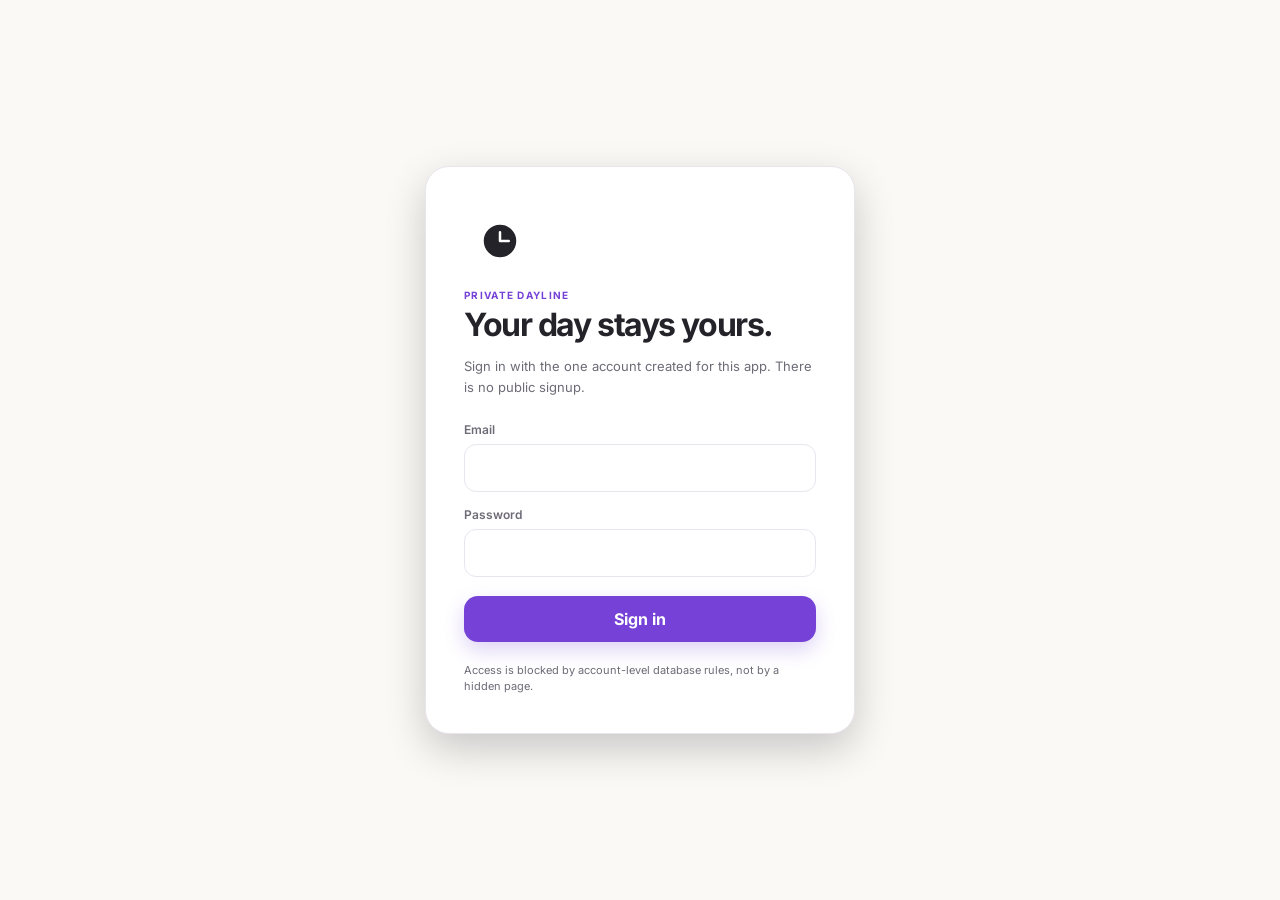
<file: index.html>
<!doctype html>
<html lang="en" data-theme="light">
  <head>
    <meta charset="UTF-8" />
    <meta name="viewport" content="width=device-width, initial-scale=1.0, viewport-fit=cover" />
    <meta name="theme-color" content="#faf9f6" />
    <meta name="mobile-web-app-capable" content="yes" />
    <meta name="apple-mobile-web-app-capable" content="yes" />
    <meta name="apple-mobile-web-app-status-bar-style" content="black-translucent" />
    <meta name="apple-mobile-web-app-title" content="Dayline" />
    <script>
      (() => {
        try {
          const saved = JSON.parse(localStorage.getItem("dayline-store-v3") || "null");
          const legacy = JSON.parse(localStorage.getItem("dayline-theme") || "null");
          const preference = saved?.preferences?.theme || legacy || "system";
          const dark = preference === "dark" || (preference === "system" && matchMedia("(prefers-color-scheme: dark)").matches);
          document.documentElement.dataset.theme = dark ? "dark" : "light";
          document.querySelector('meta[name="theme-color"]')?.setAttribute("content", dark ? "#121212" : "#faf9f6");
        } catch {}
      })();
    </script>
    <meta name="description" content="Plan your day, manually track what happened, and understand where your time went." />
    <link rel="manifest" href="./manifest.webmanifest" />
    <link rel="icon" href="./icon-192.png" />
    <link rel="apple-touch-icon" href="./icon-192.png" />
    <title>Dayline — Make time for what matters</title>
    <script type="module" crossorigin src="/assets/index-AQH4AmkW.js"></script>
    <link rel="stylesheet" crossorigin href="/assets/index-BdfLoZub.css">
  </head>
  <body>
    <div id="root"></div>
  </body>
</html>
</file>
<file: assets/index-BdfLoZub.css>
@font-face{font-family:Inter;font-style:normal;font-display:swap;font-weight:400;src:url(/assets/inter-cyrillic-ext-400-normal-BQZuk6qB.woff2) format("woff2"),url(/assets/inter-cyrillic-ext-400-normal-DQukG94-.woff) format("woff");unicode-range:U+0460-052F,U+1C80-1C8A,U+20B4,U+2DE0-2DFF,U+A640-A69F,U+FE2E-FE2F}@font-face{font-family:Inter;font-style:normal;font-display:swap;font-weight:400;src:url(/assets/inter-cyrillic-400-normal-obahsSVq.woff2) format("woff2"),url(/assets/inter-cyrillic-400-normal-HOLc17fK.woff) format("woff");unicode-range:U+0301,U+0400-045F,U+0490-0491,U+04B0-04B1,U+2116}@font-face{font-family:Inter;font-style:normal;font-display:swap;font-weight:400;src:url(/assets/inter-greek-ext-400-normal-DGGRlc-M.woff2) format("woff2"),url(/assets/inter-greek-ext-400-normal-KugGGMne.woff) format("woff");unicode-range:U+1F00-1FFF}@font-face{font-family:Inter;font-style:normal;font-display:swap;font-weight:400;src:url(/assets/inter-greek-400-normal-B4URO6DV.woff2) format("woff2"),url(/assets/inter-greek-400-normal-q2sYcFCs.woff) format("woff");unicode-range:U+0370-0377,U+037A-037F,U+0384-038A,U+038C,U+038E-03A1,U+03A3-03FF}@font-face{font-family:Inter;font-style:normal;font-display:swap;font-weight:400;src:url(/assets/inter-vietnamese-400-normal-DMkecbls.woff2) format("woff2"),url(/assets/inter-vietnamese-400-normal-Bbgyi5SW.woff) format("woff");unicode-range:U+0102-0103,U+0110-0111,U+0128-0129,U+0168-0169,U+01A0-01A1,U+01AF-01B0,U+0300-0301,U+0303-0304,U+0308-0309,U+0323,U+0329,U+1EA0-1EF9,U+20AB}@font-face{font-family:Inter;font-style:normal;font-display:swap;font-weight:400;src:url(/assets/inter-latin-ext-400-normal-C1nco2VV.woff2) format("woff2"),url(/assets/inter-latin-ext-400-normal-77YHD8bZ.woff) format("woff");unicode-range:U+0100-02BA,U+02BD-02C5,U+02C7-02CC,U+02CE-02D7,U+02DD-02FF,U+0304,U+0308,U+0329,U+1D00-1DBF,U+1E00-1E9F,U+1EF2-1EFF,U+2020,U+20A0-20AB,U+20AD-20C0,U+2113,U+2C60-2C7F,U+A720-A7FF}@font-face{font-family:Inter;font-style:normal;font-display:swap;font-weight:400;src:url(/assets/inter-latin-400-normal-C38fXH4l.woff2) format("woff2"),url(/assets/inter-latin-400-normal-CyCys3Eg.woff) format("woff");unicode-range:U+0000-00FF,U+0131,U+0152-0153,U+02BB-02BC,U+02C6,U+02DA,U+02DC,U+0304,U+0308,U+0329,U+2000-206F,U+20AC,U+2122,U+2191,U+2193,U+2212,U+2215,U+FEFF,U+FFFD}@font-face{font-family:Inter;font-style:normal;font-display:swap;font-weight:500;src:url(/assets/inter-cyrillic-ext-500-normal-B0yAr1jD.woff2) format("woff2"),url(/assets/inter-cyrillic-ext-500-normal-BmqWE9Dz.woff) format("woff");unicode-range:U+0460-052F,U+1C80-1C8A,U+20B4,U+2DE0-2DFF,U+A640-A69F,U+FE2E-FE2F}@font-face{font-family:Inter;font-style:normal;font-display:swap;font-weight:500;src:url(/assets/inter-cyrillic-500-normal-BasfLYem.woff2) format("woff2"),url(/assets/inter-cyrillic-500-normal-CxZf_p3X.woff) format("woff");unicode-range:U+0301,U+0400-045F,U+0490-0491,U+04B0-04B1,U+2116}@font-face{font-family:Inter;font-style:normal;font-display:swap;font-weight:500;src:url(/assets/inter-greek-ext-500-normal-C4iEst2y.woff2) format("woff2"),url(/assets/inter-greek-ext-500-normal-2j5mBUwD.woff) format("woff");unicode-range:U+1F00-1FFF}@font-face{font-family:Inter;font-style:normal;font-display:swap;font-weight:500;src:url(/assets/inter-greek-500-normal-BIZE56-Y.woff2) format("woff2"),url(/assets/inter-greek-500-normal-Xzm54t5V.woff) format("woff");unicode-range:U+0370-0377,U+037A-037F,U+0384-038A,U+038C,U+038E-03A1,U+03A3-03FF}@font-face{font-family:Inter;font-style:normal;font-display:swap;font-weight:500;src:url(/assets/inter-vietnamese-500-normal-DOriooB6.woff2) format("woff2"),url(/assets/inter-vietnamese-500-normal-mJboJaSs.woff) format("woff");unicode-range:U+0102-0103,U+0110-0111,U+0128-0129,U+0168-0169,U+01A0-01A1,U+01AF-01B0,U+0300-0301,U+0303-0304,U+0308-0309,U+0323,U+0329,U+1EA0-1EF9,U+20AB}@font-face{font-family:Inter;font-style:normal;font-display:swap;font-weight:500;src:url(/assets/inter-latin-ext-500-normal-CV4jyFjo.woff2) format("woff2"),url(/assets/inter-latin-ext-500-normal-BxGbmqWO.woff) format("woff");unicode-range:U+0100-02BA,U+02BD-02C5,U+02C7-02CC,U+02CE-02D7,U+02DD-02FF,U+0304,U+0308,U+0329,U+1D00-1DBF,U+1E00-1E9F,U+1EF2-1EFF,U+2020,U+20A0-20AB,U+20AD-20C0,U+2113,U+2C60-2C7F,U+A720-A7FF}@font-face{font-family:Inter;font-style:normal;font-display:swap;font-weight:500;src:url(/assets/inter-latin-500-normal-Cerq10X2.woff2) format("woff2"),url(/assets/inter-latin-500-normal-BL9OpVg8.woff) format("woff");unicode-range:U+0000-00FF,U+0131,U+0152-0153,U+02BB-02BC,U+02C6,U+02DA,U+02DC,U+0304,U+0308,U+0329,U+2000-206F,U+20AC,U+2122,U+2191,U+2193,U+2212,U+2215,U+FEFF,U+FFFD}@font-face{font-family:Inter;font-style:normal;font-display:swap;font-weight:600;src:url(/assets/inter-cyrillic-ext-600-normal-Dfes3d0z.woff2) format("woff2"),url(/assets/inter-cyrillic-ext-600-normal-Bcila6Z-.woff) format("woff");unicode-range:U+0460-052F,U+1C80-1C8A,U+20B4,U+2DE0-2DFF,U+A640-A69F,U+FE2E-FE2F}@font-face{font-family:Inter;font-style:normal;font-display:swap;font-weight:600;src:url(/assets/inter-cyrillic-600-normal-CWCymEST.woff2) format("woff2"),url(/assets/inter-cyrillic-600-normal-4D_pXhcN.woff) format("woff");unicode-range:U+0301,U+0400-045F,U+0490-0491,U+04B0-04B1,U+2116}@font-face{font-family:Inter;font-style:normal;font-display:swap;font-weight:600;src:url(/assets/inter-greek-ext-600-normal-DRtmH8MT.woff2) format("woff2"),url(/assets/inter-greek-ext-600-normal-B8X0CLgF.woff) format("woff");unicode-range:U+1F00-1FFF}@font-face{font-family:Inter;font-style:normal;font-display:swap;font-weight:600;src:url(/assets/inter-greek-600-normal-plRanbMR.woff2) format("woff2"),url(/assets/inter-greek-600-normal-BZpKdvQh.woff) format("woff");unicode-range:U+0370-0377,U+037A-037F,U+0384-038A,U+038C,U+038E-03A1,U+03A3-03FF}@font-face{font-family:Inter;font-style:normal;font-display:swap;font-weight:600;src:url(/assets/inter-vietnamese-600-normal-Cc8MFFhd.woff2) format("woff2"),url(/assets/inter-vietnamese-600-normal-BuLX-rYi.woff) format("woff");unicode-range:U+0102-0103,U+0110-0111,U+0128-0129,U+0168-0169,U+01A0-01A1,U+01AF-01B0,U+0300-0301,U+0303-0304,U+0308-0309,U+0323,U+0329,U+1EA0-1EF9,U+20AB}@font-face{font-family:Inter;font-style:normal;font-display:swap;font-weight:600;src:url(/assets/inter-latin-ext-600-normal-D2bJ5OIk.woff2) format("woff2"),url(/assets/inter-latin-ext-600-normal-CIVaiw4L.woff) format("woff");unicode-range:U+0100-02BA,U+02BD-02C5,U+02C7-02CC,U+02CE-02D7,U+02DD-02FF,U+0304,U+0308,U+0329,U+1D00-1DBF,U+1E00-1E9F,U+1EF2-1EFF,U+2020,U+20A0-20AB,U+20AD-20C0,U+2113,U+2C60-2C7F,U+A720-A7FF}@font-face{font-family:Inter;font-style:normal;font-display:swap;font-weight:600;src:url(/assets/inter-latin-600-normal-LgqL8muc.woff2) format("woff2"),url(/assets/inter-latin-600-normal-CiBQ2DWP.woff) format("woff");unicode-range:U+0000-00FF,U+0131,U+0152-0153,U+02BB-02BC,U+02C6,U+02DA,U+02DC,U+0304,U+0308,U+0329,U+2000-206F,U+20AC,U+2122,U+2191,U+2193,U+2212,U+2215,U+FEFF,U+FFFD}@font-face{font-family:Inter;font-style:normal;font-display:swap;font-weight:700;src:url(/assets/inter-cyrillic-ext-700-normal-BjwYoWNd.woff2) format("woff2"),url(/assets/inter-cyrillic-ext-700-normal-LO58E6JB.woff) format("woff");unicode-range:U+0460-052F,U+1C80-1C8A,U+20B4,U+2DE0-2DFF,U+A640-A69F,U+FE2E-FE2F}@font-face{font-family:Inter;font-style:normal;font-display:swap;font-weight:700;src:url(/assets/inter-cyrillic-700-normal-CjBOestx.woff2) format("woff2"),url(/assets/inter-cyrillic-700-normal-DrXBdSj3.woff) format("woff");unicode-range:U+0301,U+0400-045F,U+0490-0491,U+04B0-04B1,U+2116}@font-face{font-family:Inter;font-style:normal;font-display:swap;font-weight:700;src:url(/assets/inter-greek-ext-700-normal-qfdV9bQt.woff2) format("woff2"),url(/assets/inter-greek-ext-700-normal-BoQ6DsYi.woff) format("woff");unicode-range:U+1F00-1FFF}@font-face{font-family:Inter;font-style:normal;font-display:swap;font-weight:700;src:url(/assets/inter-greek-700-normal-C3JjAnD8.woff2) format("woff2"),url(/assets/inter-greek-700-normal-BUv2fZ6O.woff) format("woff");unicode-range:U+0370-0377,U+037A-037F,U+0384-038A,U+038C,U+038E-03A1,U+03A3-03FF}@font-face{font-family:Inter;font-style:normal;font-display:swap;font-weight:700;src:url(/assets/inter-vietnamese-700-normal-DlLaEgI2.woff2) format("woff2"),url(/assets/inter-vietnamese-700-normal-BZaoP0fm.woff) format("woff");unicode-range:U+0102-0103,U+0110-0111,U+0128-0129,U+0168-0169,U+01A0-01A1,U+01AF-01B0,U+0300-0301,U+0303-0304,U+0308-0309,U+0323,U+0329,U+1EA0-1EF9,U+20AB}@font-face{font-family:Inter;font-style:normal;font-display:swap;font-weight:700;src:url(/assets/inter-latin-ext-700-normal-Ca8adRJv.woff2) format("woff2"),url(/assets/inter-latin-ext-700-normal-TidjK2hL.woff) format("woff");unicode-range:U+0100-02BA,U+02BD-02C5,U+02C7-02CC,U+02CE-02D7,U+02DD-02FF,U+0304,U+0308,U+0329,U+1D00-1DBF,U+1E00-1E9F,U+1EF2-1EFF,U+2020,U+20A0-20AB,U+20AD-20C0,U+2113,U+2C60-2C7F,U+A720-A7FF}@font-face{font-family:Inter;font-style:normal;font-display:swap;font-weight:700;src:url(/assets/inter-latin-700-normal-Yt3aPRUw.woff2) format("woff2"),url(/assets/inter-latin-700-normal-BLAVimhd.woff) format("woff");unicode-range:U+0000-00FF,U+0131,U+0152-0153,U+02BB-02BC,U+02C6,U+02DA,U+02DC,U+0304,U+0308,U+0329,U+2000-206F,U+20AC,U+2122,U+2191,U+2193,U+2212,U+2215,U+FEFF,U+FFFD}:root{color-scheme:light;--bg: #f3f5ff;--surface: #ffffff;--surface-2: #eef1ff;--surface-3: #e4e8fa;--ink: #101d4d;--muted: #66729a;--faint: #8a94b6;--line: #dce2f3;--line-strong: #c7d0eb;--violet: #6558f5;--violet-hover: #5548ea;--violet-soft: #ebeaff;--teal: #25aebb;--teal-soft: #e3f7f7;--red: #f05b60;--red-soft: #ffeaec;--orange: #ee9d5d;--orange-soft: #fff1e5;--blue: #5f8de8;--yellow: #e7ad31;--sidebar: #fbfcff;--sidebar-ink: #101d4d;--sidebar-muted: #707b9f;--shadow-soft: 0 10px 30px rgba(46, 58, 116, .08);--shadow-lifted: 0 18px 54px rgba(38, 47, 96, .16);--nav-height: 70px}:root[data-theme=dark]{color-scheme:dark;--bg: #0b1430;--surface: #111c3a;--surface-2: #172445;--surface-3: #213052;--ink: #f6f7ff;--muted: #abb5d5;--faint: #7f8bad;--line: #2a385b;--line-strong: #3d4d75;--violet: #7e72ff;--violet-hover: #9288ff;--violet-soft: #252452;--teal: #62d7dc;--teal-soft: #153b48;--red: #ff7475;--red-soft: #421f2b;--orange: #ffb16f;--orange-soft: #3b2b2c;--blue: #83abff;--yellow: #ffd45f;--sidebar: #0d1732;--sidebar-ink: #f6f7ff;--sidebar-muted: #a7b1d0;--shadow-soft: 0 12px 34px rgba(0, 0, 0, .2);--shadow-lifted: 0 22px 62px rgba(0, 0, 0, .4)}*{box-sizing:border-box}html{min-width:320px;min-height:100%;background:var(--bg);scroll-behavior:smooth}body{margin:0;min-width:320px;min-height:100vh;min-height:100dvh;overflow-x:hidden;overscroll-behavior-y:none;background:var(--bg);color:var(--ink);font-family:Inter,Segoe UI,sans-serif;-webkit-font-smoothing:antialiased;-webkit-tap-highlight-color:transparent}body:has(.modal[open]){overflow:hidden}button,input,select{font:inherit}button{color:inherit}button,select,input{touch-action:manipulation}button:focus-visible,input:focus-visible,select:focus-visible{outline:3px solid color-mix(in srgb,var(--violet) 40%,transparent);outline-offset:2px}::selection{background:var(--violet-soft);color:var(--ink)}.app-shell,.app-main{min-width:0;min-height:100vh;min-height:100dvh}.sidebar{display:none}.brand{border:0;background:transparent;color:inherit;display:flex;align-items:center;gap:10px;padding:0;font-size:19px;font-weight:700;letter-spacing:-.025em;cursor:pointer}.brand-mark{width:38px;height:38px;display:inline-grid;flex:0 0 auto;place-items:center}.brand-mark img{width:100%;height:100%;object-fit:contain}.brand-mark.large{width:72px;height:72px;margin-bottom:12px}.bottom-nav{position:fixed;z-index:40;right:0;bottom:0;left:0;min-height:calc(var(--nav-height) + env(safe-area-inset-bottom));padding:7px max(10px,env(safe-area-inset-right)) env(safe-area-inset-bottom) max(10px,env(safe-area-inset-left));border-top:1px solid var(--line);display:grid;grid-template-columns:repeat(3,minmax(0,1fr));gap:6px;background:var(--surface);box-shadow:0 -12px 34px #1c265114}.bottom-nav button{min-width:0;min-height:56px;padding:5px 8px;border:1px solid transparent;border-radius:15px;display:flex;flex-direction:column;align-items:center;justify-content:center;gap:3px;color:var(--faint);background:transparent;font-size:10px;font-weight:600;cursor:pointer}.bottom-nav button.active{border-color:color-mix(in srgb,var(--violet) 22%,var(--line));color:var(--violet);background:var(--violet-soft)}.topbar{min-height:122px;padding:calc(18px + env(safe-area-inset-top)) max(16px,env(safe-area-inset-right)) 18px max(16px,env(safe-area-inset-left));border-bottom:1px solid var(--line);display:flex;align-items:flex-end;justify-content:space-between;gap:14px;background:var(--bg)}.topbar>div:first-child{min-width:0}.topbar h1{margin:0;font-size:clamp(29px,9vw,36px);line-height:1.08;letter-spacing:-.045em}.subhead{margin:8px 0 0;overflow-wrap:anywhere;color:var(--muted);font-size:12px;line-height:1.4}.topbar-actions{display:flex;flex:0 0 auto;align-items:center;gap:7px}.topbar-actions .primary,.desktop-heading,.desktop-label{display:none}.mobile-heading,.mobile-label{display:inline}.page-content{width:100%;max-width:760px;margin:0 auto;padding:18px max(16px,env(safe-area-inset-right)) calc(104px + env(safe-area-inset-bottom)) max(16px,env(safe-area-inset-left))}.page-stack,.settings-stack{display:grid;gap:16px}.eyebrow,.section-kicker{margin:0 0 7px;color:var(--violet);font-size:10px;font-weight:700;letter-spacing:.13em}.primary,.secondary,.danger-button,.text-button,.icon-button,.timer-control,.timer-stop{min-height:46px;border:1px solid transparent;border-radius:14px;display:inline-flex;align-items:center;justify-content:center;gap:8px;font-weight:650;cursor:pointer;transition:color .15s ease,background .15s ease,border-color .15s ease,box-shadow .15s ease,transform .15s ease}.primary{padding:0 18px;color:#fff;background:var(--violet);box-shadow:0 8px 20px color-mix(in srgb,var(--violet) 24%,transparent)}.primary,.secondary{white-space:nowrap}.secondary{padding:0 16px;border-color:var(--line-strong);background:var(--surface)}.primary.small,.secondary.small{min-height:44px;padding:0 14px;font-size:13px}.text-button{min-height:44px;padding:0 5px;border:0;color:var(--muted);background:transparent}.icon-button{width:46px;flex:0 0 auto;padding:0;border-color:var(--line);color:var(--ink);background:var(--surface)}.icon-button.quiet{width:44px;min-height:44px;border-color:transparent;color:var(--muted);background:transparent}.icon-button.danger{color:var(--red)}button:disabled{cursor:not-allowed;opacity:.48;transform:none!important}.mobile-settings{display:inline-flex}.mobile-inline-summary{min-height:54px;border:0;border-radius:0;display:grid;grid-template-columns:repeat(3,minmax(0,1fr));overflow:visible;background:transparent;box-shadow:none}.mobile-inline-summary span{min-width:0;padding:7px 5px;display:flex;flex-direction:column;align-items:center;justify-content:center;gap:4px;color:var(--muted);font-size:clamp(9px,2.7vw,11px);text-align:center;white-space:nowrap}.mobile-inline-summary span+span{border-left:1px solid var(--line)}.mobile-inline-summary strong{color:var(--ink);font-size:clamp(13px,4vw,16px);letter-spacing:-.02em}.mobile-inline-summary span:nth-child(1) strong{color:var(--teal)}.mobile-inline-summary span:nth-child(2) strong{color:var(--red)}.mobile-inline-summary span:nth-child(3) strong{color:var(--violet)}.focus-hero{position:relative;min-width:0;padding:20px 18px 16px;border:1px solid var(--line-strong);border-radius:22px;display:grid;gap:20px;overflow:hidden;background:var(--surface);box-shadow:var(--shadow-soft)}.hero-copy{position:relative;min-width:0;min-height:102px;padding-right:86px}.focus-mascot{position:absolute;top:22px;right:-4px;width:86px;height:86px;object-fit:contain;pointer-events:none;-webkit-user-select:none;user-select:none}.focus-hero h2{max-width:100%;margin:0;overflow-wrap:anywhere;font-size:clamp(27px,8vw,34px);line-height:1.08;letter-spacing:-.045em}.focus-hero p:not(.section-kicker){margin:10px 0 0;color:var(--muted);font-size:13px;line-height:1.5}.hero-actions{width:100%;display:grid;gap:5px}.hero-actions .primary,.hero-actions .secondary{width:100%;min-height:52px}.hero-metrics{display:none}.positive-text{color:var(--teal)}.negative-text{color:var(--red)}.violet-text{color:var(--violet)}.section-panel{min-width:0;border:1px solid var(--line);border-radius:20px;overflow:hidden;background:var(--surface);box-shadow:var(--shadow-soft)}.section-heading{min-height:82px;padding:17px 16px;border-bottom:1px solid var(--line);display:flex;align-items:center;justify-content:space-between;gap:10px}.section-heading>div{min-width:0}.section-heading h2{margin:0;overflow-wrap:anywhere;font-size:clamp(17px,5vw,20px);line-height:1.2;letter-spacing:-.025em}.section-heading p:not(.section-kicker){margin:6px 0 0;color:var(--muted);font-size:12px}.activity-panel{border:0;border-radius:0;background:transparent;box-shadow:none}.activity-panel .section-heading{padding-right:0;padding-left:0}.activity-list,.plan-list{min-width:0;padding:0 14px 7px}.activity-panel .activity-list{padding-right:0;padding-left:0}.activity-row{min-width:0;min-height:108px;padding:12px 0;border-bottom:1px solid var(--line);display:grid;grid-template-columns:14px minmax(0,1fr) 44px;align-items:center;gap:9px}.activity-row:last-child,.plan-row:last-child{border-bottom:0}.time-column{display:none}.timeline-dot{width:10px;height:10px;border-radius:50%;background:var(--dot);box-shadow:0 0 0 5px color-mix(in srgb,var(--dot) 14%,transparent)}.activity-copy{min-width:0}.activity-copy>div{min-width:0;display:flex;align-items:center;flex-wrap:wrap;gap:6px 8px}.activity-copy strong{min-width:0;overflow:hidden;text-overflow:ellipsis;white-space:nowrap;font-size:14px}.activity-copy p{margin:6px 0 0;overflow-wrap:anywhere;color:var(--muted);font-size:11px;line-height:1.45}.activity-copy small{display:block;margin-top:6px;overflow-wrap:anywhere;color:var(--red);font-size:11px}.category-pill{flex:0 0 auto;padding:4px 7px;border:1px solid color-mix(in srgb,var(--category) 38%,transparent);border-radius:7px;color:var(--category);background:color-mix(in srgb,var(--category) 11%,transparent);font-size:9px;font-weight:700;letter-spacing:.035em}.planned-pill{--category: var(--violet)}.row-actions{min-width:0;display:flex;flex-direction:column;align-items:center;justify-content:center}.planned-row{opacity:.86}.planned-row .row-actions .text-button{min-width:44px;padding-inline:3px;color:var(--violet);font-size:10px;line-height:1.15;white-space:normal}.empty-state{min-height:238px;padding:36px 20px;display:flex;flex-direction:column;align-items:center;justify-content:center;text-align:center}.empty-state>span{width:50px;height:50px;border:1px solid var(--line);border-radius:17px;display:grid;place-items:center;color:var(--violet);background:var(--violet-soft)}.empty-state strong{margin-top:16px;font-size:17px}.empty-state p{max-width:390px;margin:8px 0 18px;color:var(--muted);font-size:13px;line-height:1.55}.plan-toolbar{min-width:0;display:flex;align-items:flex-start;justify-content:space-between;flex-wrap:wrap;gap:12px}.plan-toolbar>div{min-width:0;flex:1 1 210px}.plan-toolbar>.primary{flex:0 0 auto}.plan-summary{margin:9px 0 0;display:flex;align-items:center;gap:8px;color:var(--muted);font-size:11px}.plan-summary i{width:3px;height:3px;border-radius:50%;background:var(--faint)}.date-pager{min-width:0;display:grid;grid-template-columns:46px minmax(100px,1fr) 46px;align-items:center;gap:5px}.date-label{min-width:0;min-height:46px;padding:4px 8px;border:0;display:grid;gap:2px;color:var(--ink);background:transparent;font-size:13px;font-weight:700;text-align:center;cursor:pointer}.date-label small{display:none;color:var(--muted);font-size:10px;font-weight:400}.form-panel{overflow:visible}.plan-form,.activity-form{padding:18px 16px calc(20px + env(safe-area-inset-bottom));display:grid;grid-template-columns:minmax(0,1fr);gap:15px}.plan-form .wide,.activity-form .wide{grid-column:1 / -1}.field{min-width:0;display:grid;align-content:start;gap:7px}.field label,.quality-field legend{color:var(--muted);font-size:12px;font-weight:600}.field label small{color:var(--faint);font-weight:400}.field input,.field select,.number-setting input,.category-settings input[type=text],.goal-settings input,.goal-settings select{width:100%;min-width:0;min-height:48px;padding:0 12px;border:1px solid var(--line-strong);border-radius:12px;color:var(--ink);background:var(--surface);font-size:16px}.field input::placeholder{color:var(--faint)}.time-field{min-width:0}.time-trigger{width:100%;min-height:52px;padding:0 14px;border:1px solid var(--tt-line, var(--line-strong));border-radius:12px;display:flex;align-items:center;justify-content:space-between;gap:10px;background:var(--tt-bg, var(--surface));color:var(--tt-ink, var(--ink));font-size:16px;font-weight:600;font-variant-numeric:tabular-nums;cursor:pointer}.time-trigger.empty span{color:var(--tt-muted, var(--muted));font-weight:500}.time-trigger svg{flex:0 0 auto;color:var(--tt-accent, var(--violet))}.time-trigger:focus-visible{outline:2px solid var(--tt-accent, var(--violet));outline-offset:2px}.time-editor{margin-top:8px;padding:12px;border:1px solid var(--tt-line, var(--line-strong));border-radius:14px;background:var(--tt-surface, var(--surface))}.time-editor-parts{display:grid;grid-template-columns:minmax(0,1fr) minmax(0,1fr) auto;gap:8px;align-items:end}.time-editor-parts label{display:grid;gap:5px;color:var(--tt-muted, var(--muted));font-size:11px;font-weight:600}.time-editor-parts input{width:100%;min-width:0;min-height:48px;padding:0 4px;border:1px solid var(--tt-line, var(--line-strong));border-radius:10px;background:var(--tt-bg, var(--surface));color:var(--tt-ink, var(--ink));font-size:19px;text-align:center;font-variant-numeric:tabular-nums}.time-period{min-height:48px;display:flex;border:1px solid var(--tt-line, var(--line-strong));border-radius:10px;overflow:hidden}.time-period button{min-width:42px;border:0;background:var(--tt-bg, var(--surface));color:var(--tt-muted, var(--muted));font-size:12px;font-weight:700}.time-period button.selected{background:var(--tt-soft, var(--violet-soft));color:var(--tt-accent, var(--violet))}.time-editor-actions{display:flex;justify-content:flex-end;align-items:center;gap:10px;margin-top:12px}.time-editor-actions button{min-height:42px;border:0;border-radius:9px;padding:0 12px;font-size:12px;font-weight:650;cursor:pointer}.time-now{margin-right:auto;background:transparent;color:var(--tt-accent, var(--violet))}.time-done{background:var(--tt-accent, var(--violet));color:var(--tt-bg, #fff)}.time-done:disabled{opacity:.45;cursor:default}@media(max-width:359px){.time-editor-parts{gap:5px}.time-period button{min-width:35px}}.form-actions{grid-column:1 / -1;display:flex;align-items:center;justify-content:flex-end;gap:10px}.form-actions .primary{flex:1}.form-error{grid-column:1 / -1;margin:0;color:var(--red);font-size:13px;scroll-margin-block:90px}.plan-entry{border-bottom:1px solid var(--line)}.plan-entry:last-child{border-bottom:0}.plan-entry.editing{background:var(--violet-soft)}.plan-entry .plan-form{border-top:1px solid var(--line)}.plan-row{min-width:0;min-height:146px;padding:15px 0;display:grid;grid-template-columns:4px minmax(0,1fr) 44px;grid-template-areas:"line time actions" "line copy actions";align-items:center;gap:6px 12px}.plan-index{display:none}.plan-time{grid-area:time;min-width:0;display:flex;align-items:center;flex-wrap:wrap;gap:5px 8px;color:var(--muted);font-size:11px}.plan-time strong{color:var(--ink)}.plan-line{grid-area:line;align-self:stretch;width:4px;border-radius:6px;background:var(--category)}.plan-copy{grid-area:copy;min-width:0}.plan-copy strong{display:block;overflow-wrap:anywhere;font-size:14px}.plan-copy p{margin:6px 0 0;color:var(--muted);font-size:11px;line-height:1.4}.plan-row .row-actions{grid-area:actions}.target-strip{min-height:92px;padding:16px;border:1px solid var(--line);border-radius:18px;display:grid;grid-template-columns:auto minmax(0,1fr);align-items:center;gap:12px;color:var(--violet);background:var(--surface);box-shadow:var(--shadow-soft)}.target-strip>div:nth-child(2){display:grid;gap:4px;color:var(--ink)}.target-strip span{color:var(--muted);font-size:12px}.target-track{grid-column:1 / -1;height:7px;border-radius:99px;overflow:hidden;background:var(--surface-3)}.target-track span{display:block;height:100%;border-radius:inherit;background:var(--violet)}.plan-layout{min-width:0;display:grid;gap:16px}.goal-targets{min-width:0;padding:20px 18px;border:1px solid var(--line);border-radius:20px;background:var(--surface);box-shadow:var(--shadow-soft)}.goal-targets h2{margin:0 0 20px;font-size:16px}.goal-targets p{margin:4px 0 0;color:var(--muted);font-size:12px}.goal-progress{margin-bottom:20px}.goal-progress strong{margin-bottom:10px;display:flex;justify-content:space-between;gap:10px;font-size:12px;font-weight:600}.goal-progress strong span{color:var(--violet)}.review-toolbar{min-width:0;display:flex;flex-direction:column;align-items:stretch;gap:8px}.review-toolbar>span{color:var(--muted);font-size:11px;text-align:center}.week-pager{min-width:0;display:grid;grid-template-columns:46px minmax(0,1fr) 46px;align-items:center;gap:6px}.week-pager strong{min-width:0;overflow-wrap:anywhere;font-size:12px;text-align:center}.metrics-grid{min-width:0;border:1px solid var(--line);border-radius:18px;display:grid;grid-template-columns:repeat(3,minmax(0,1fr));overflow:hidden;background:var(--surface);box-shadow:var(--shadow-soft)}.metric{min-width:0;min-height:96px;padding:13px 8px;border-right:1px solid var(--line);display:grid;align-content:center;gap:5px;text-align:center}.metric:last-child{border-right:0}.metric>span{color:var(--muted);font-size:clamp(8px,2.8vw,10px);font-weight:600;letter-spacing:.035em}.metric strong{min-width:0;overflow-wrap:anywhere;font-size:clamp(18px,6vw,25px);line-height:1;letter-spacing:-.04em}.metric small{color:var(--faint);font-size:9px;line-height:1.25}.metric.positive strong{color:var(--teal)}.metric.negative strong{color:var(--red)}.review-chart .section-heading{align-items:flex-start;flex-direction:column}.legend{display:flex;flex-wrap:wrap;gap:12px;color:var(--muted);font-size:10px}.legend span{display:flex;align-items:center;gap:6px}.legend span:before{content:"";width:16px;height:5px;border-radius:99px;background:var(--violet)}.legend .actual:before{background:var(--teal)}.bar-chart{min-height:206px;padding:20px 12px 22px;display:grid;grid-template-columns:repeat(7,minmax(0,1fr));gap:4px}.bar-row{min-width:0;padding:0;border:0;display:grid;grid-template-rows:132px auto auto;gap:7px;color:inherit;background:transparent;cursor:pointer}.bar-label{grid-row:2;display:flex;flex-direction:column;align-items:center;gap:2px}.bar-label strong{font-size:10px}.bar-label span{color:var(--faint);font-size:9px}.bar-row small{grid-row:3;overflow-wrap:anywhere;color:var(--muted);font-size:9px;text-align:center}.bar-pair{grid-row:1;height:132px;border-bottom:1px solid var(--line);display:flex;align-items:flex-end;justify-content:center;gap:3px;background:var(--surface-2)}.bar-pair span{width:min(12px,38%);height:0;border-radius:5px 5px 0 0}.planned-bar{background:var(--violet)}.actual-bar{background:var(--teal)}.review-grid{display:grid;gap:16px}.compact-panel .section-heading{min-height:78px}.breakdown-list{padding:8px 16px 14px}.breakdown-list>div{min-height:54px;border-bottom:1px solid var(--line);display:grid;grid-template-columns:10px minmax(0,1fr) auto;align-items:center;gap:10px;font-size:12px}.breakdown-list>div:last-child{border-bottom:0}.breakdown-list>div>span:last-child{color:var(--muted)}.breakdown-list strong{min-width:0;overflow-wrap:anywhere}.color-dot{width:9px;height:9px;border-radius:50%;background:var(--category)}.color-dot.red{background:var(--red)}.muted-copy{margin:0;padding:28px 16px 32px;color:var(--muted);font-size:12px}.week-note{min-height:104px;padding:20px 18px;border:1px solid color-mix(in srgb,var(--teal) 25%,var(--line));border-radius:20px;display:flex;align-items:flex-start;gap:12px;color:var(--teal);background:var(--teal-soft)}.week-note>span{width:36px;height:36px;flex:0 0 auto;border-radius:13px;display:grid;place-items:center;color:var(--teal);background:var(--surface)}.week-note .section-kicker{color:var(--teal)}.week-note strong{color:var(--ink);font-size:13px;line-height:1.55}.settings-stack{max-width:900px}.settings-group{min-width:0;padding:20px 18px;border:1px solid var(--line);border-radius:20px;display:flex;flex-direction:column;align-items:stretch;gap:18px;background:var(--surface);box-shadow:var(--shadow-soft)}.settings-group>div{min-width:0;max-width:100%}.settings-group h2{margin:0;font-size:16px}.settings-group p{max-width:520px;margin:7px 0 0;overflow-wrap:anywhere;color:var(--muted);font-size:12px;line-height:1.55}.settings-group.vertical{align-items:stretch}.segmented{width:100%;min-width:0;padding:4px;border:1px solid var(--line);border-radius:15px;display:grid;grid-template-columns:repeat(3,minmax(0,1fr));background:var(--surface-2)}.segmented button{min-width:0;min-height:44px;padding:0 6px;border:1px solid transparent;border-radius:11px;display:flex;align-items:center;justify-content:center;gap:5px;color:var(--muted);background:transparent;font-size:12px;cursor:pointer}.segmented button.active{border-color:color-mix(in srgb,var(--violet) 24%,var(--line));color:var(--violet);background:var(--surface);box-shadow:0 5px 14px #222d5e14}.category-settings,.goal-settings{width:100%;display:grid;gap:8px}.category-settings>div{min-width:0;min-height:54px;border-bottom:1px solid var(--line);display:grid;grid-template-columns:30px minmax(0,1fr) auto;align-items:center;gap:8px}.category-settings>div:last-child{border-bottom:0}.category-setting-row>strong{min-width:0;overflow-wrap:anywhere;font-size:13px}.category-color,.new-color{width:13px;height:13px;margin-left:5px;border-radius:50%;background:var(--category)}.new-color{background:var(--violet)}.category-actions{display:flex}.category-settings input[type=color]{width:30px;height:30px;padding:1px;border:1px solid var(--line);border-radius:50%;background:transparent;overflow:hidden}.category-settings input:not([type=color]){width:100%;min-width:0;min-height:46px;padding:0 10px;border:1px solid var(--line);border-radius:11px;color:var(--ink);background:var(--surface);font-size:16px}.number-setting{display:flex;align-items:center;gap:10px;color:var(--muted);font-size:12px}.number-setting input{width:94px}.goal-setting{min-width:0;min-height:64px;padding:8px 0;border-bottom:1px solid var(--line);display:flex;align-items:center;flex-wrap:wrap;gap:8px;font-size:12px}.goal-setting strong{min-width:100px;flex:1 1 120px;overflow-wrap:anywhere}.goal-setting strong small{display:block;color:var(--muted);font-size:10px;font-weight:400}.goal-setting>span{color:var(--muted);font-size:10px;white-space:nowrap}.goal-settings input{width:72px;min-height:44px;font-size:15px}.goal-settings select{min-height:46px;font-size:15px}.goal-add{padding-block:12px;display:grid;grid-template-columns:minmax(0,1fr) 78px;gap:8px}.goal-add .secondary{grid-column:1 / -1}.goal-toggle{width:46px;min-width:46px;height:28px;padding:4px;border:0;border-radius:99px;background:var(--surface-3);cursor:pointer}.goal-toggle span{display:block;width:20px;height:20px;border-radius:50%;background:var(--muted);transition:transform .16s ease,background .16s ease}.goal-toggle[aria-checked=true]{background:var(--violet)}.goal-toggle[aria-checked=true] span{transform:translate(18px);background:#fff}.sync-badge{min-height:44px;padding:10px 13px;border-radius:12px;display:flex;align-items:center;gap:8px;color:var(--muted);background:var(--surface-2);font-size:12px;font-weight:600}.sync-badge.success{color:var(--teal);background:var(--teal-soft)}.button-row{width:100%;display:flex;flex-wrap:wrap;gap:8px}.button-row .secondary{flex:1 1 120px}.danger-zone{border-color:color-mix(in srgb,var(--red) 35%,var(--line))}.danger-button{padding:0 16px;border-color:color-mix(in srgb,var(--red) 34%,var(--line));color:var(--red);background:var(--red-soft)}.inline-notice{position:relative;margin:0 0 16px;padding:14px 48px 14px 16px;border:1px solid color-mix(in srgb,var(--violet) 24%,var(--line));border-radius:14px;color:var(--ink);background:var(--violet-soft);font-size:12px;line-height:1.55}.inline-notice .icon-button{position:absolute;top:4px;right:4px}.sync-status{margin:0 0 12px;color:var(--muted);font-size:11px}.modal::backdrop{background:#050b1ec2}.modal{width:100%;max-width:100%;max-height:92vh;max-height:92dvh;margin:auto 0 0;padding:0;border:1px solid var(--line-strong);border-radius:26px 26px 0 0;overflow-y:auto;overscroll-behavior:contain;color:var(--ink);background:var(--surface);box-shadow:var(--shadow-lifted)}.modal-heading{position:sticky;z-index:2;top:0;padding:20px max(18px,env(safe-area-inset-right)) 16px max(18px,env(safe-area-inset-left));border-bottom:1px solid var(--line);display:flex;justify-content:space-between;gap:14px;background:var(--surface)}.modal-heading h2{margin:0;font-size:23px;letter-spacing:-.035em}.modal-heading p:not(.section-kicker){margin:7px 0 0;color:var(--muted);font-size:12px;line-height:1.45}.modal .form-actions{position:sticky;z-index:2;bottom:calc(-20px - env(safe-area-inset-bottom));margin:4px -16px calc(-20px - env(safe-area-inset-bottom));padding:12px 16px calc(12px + env(safe-area-inset-bottom));border-top:1px solid var(--line);background:var(--surface)}.activity-form .form-grid{display:grid;grid-template-columns:minmax(0,1fr);gap:14px}.study-outcome{border-top:1px solid var(--line);padding-top:14px}.study-outcome-details{display:grid;grid-template-columns:repeat(2,minmax(0,1fr));gap:13px;margin-top:7px}.study-outcome-details .wide{grid-column:1 / -1}.study-outcome-extra{margin-top:2px}.study-outcome-extra summary{min-height:44px;display:flex;align-items:center;color:var(--violet);font-size:13px;font-weight:600;cursor:pointer}.complete-task-choice{display:flex;align-items:center;gap:10px;min-height:44px;color:var(--ink);font-size:13px}.complete-task-choice input{width:18px;height:18px;accent-color:var(--violet)}.catchup-form-note{margin:0;font-size:12px;line-height:1.45}@media(max-width:380px){.study-outcome-details{grid-template-columns:minmax(0,1fr)}}.quality-field{min-width:0;margin:0;padding:0;border:0}.quality-field legend{margin-bottom:9px}.quality-options{display:grid;grid-template-columns:repeat(2,minmax(0,1fr));gap:8px}.quality-options label{min-width:0;min-height:46px;padding:0 8px;border:1px solid var(--line);border-radius:12px;display:flex;align-items:center;justify-content:center;gap:7px;color:var(--muted);background:var(--surface);font-size:11px;cursor:pointer}.quality-options label.selected{border-color:var(--quality);color:var(--ink);background:color-mix(in srgb,var(--quality) 11%,var(--surface))}.quality-options input{position:absolute;opacity:0;pointer-events:none}.quality-options label span{width:8px;height:8px;flex:0 0 auto;border-radius:50%;background:var(--quality)}.quality-options label:has(input:focus-visible){outline:3px solid color-mix(in srgb,var(--violet) 38%,transparent);outline-offset:2px}.timer-dock{position:fixed;z-index:50;right:max(10px,env(safe-area-inset-right));bottom:calc(var(--nav-height) + env(safe-area-inset-bottom) + 10px);left:max(10px,env(safe-area-inset-left));min-width:0;min-height:104px;padding:10px;border:1px solid var(--line-strong);border-radius:20px;display:grid;grid-template-columns:38px minmax(0,1fr) 44px 58px;grid-template-areas:"mascot copy copy discard" "time time toggle stop";align-items:center;gap:7px;background:var(--surface);box-shadow:var(--shadow-lifted)}.timer-mascot{grid-area:mascot;width:38px;height:38px;object-fit:contain}.timer-dock>div{grid-area:copy;min-width:0;display:grid;gap:2px}.timer-dock small{color:var(--violet);font-size:8px;font-weight:700;letter-spacing:.11em}.timer-dock strong{min-width:0;overflow:hidden;text-overflow:ellipsis;white-space:nowrap;font-size:12px}.timer-dock time{grid-area:time;min-width:0;font-variant-numeric:tabular-nums;font-size:16px;font-weight:700;letter-spacing:-.02em}.timer-control{grid-area:toggle;width:44px;min-height:44px;padding:0;border-color:var(--line);color:var(--violet);background:var(--surface-2)}.timer-stop{grid-area:stop;min-height:44px;padding:0 10px;border:0;color:#fff;background:var(--violet);font-size:11px}.timer-dock .discard-timer{grid-area:discard;width:44px;color:var(--muted);background:transparent}.has-timer .page-content{padding-bottom:calc(230px + env(safe-area-inset-bottom))}.login-page,.loading-page{min-height:100vh;min-height:100dvh;padding:calc(24px + env(safe-area-inset-top)) max(16px,env(safe-area-inset-right)) calc(24px + env(safe-area-inset-bottom)) max(16px,env(safe-area-inset-left));display:grid;place-items:center;background:var(--bg)}.login-card{width:min(430px,100%);padding:28px 22px;border:1px solid var(--line);border-radius:24px;background:var(--surface);box-shadow:var(--shadow-lifted)}.login-card h1{margin:0;font-size:32px;line-height:1.08;letter-spacing:-.045em}.login-card>p:not(.eyebrow){margin:13px 0 24px;color:var(--muted);font-size:13px;line-height:1.6}.login-card form{display:grid;gap:15px}.login-card form .primary{margin-top:4px}.login-card>small{display:block;margin-top:20px;color:var(--faint);font-size:11px;line-height:1.5}.loading-page{align-content:center;gap:12px;color:var(--muted)}.sr-only{position:absolute;width:1px;height:1px;padding:0;margin:-1px;overflow:hidden;clip-path:inset(50%);white-space:nowrap;border:0}@media(hover:hover){.primary:hover{background:var(--violet-hover);transform:translateY(-1px)}.secondary:hover,.icon-button:hover{border-color:var(--violet);color:var(--violet);background:var(--violet-soft)}.text-button:hover{color:var(--violet)}.icon-button.danger:hover{border-color:transparent;color:var(--red);background:var(--red-soft)}.bar-row:hover,.bottom-nav button:hover{color:var(--violet)}}@media(min-width:390px){.timer-dock{min-height:68px;grid-template-columns:38px minmax(52px,1fr) auto 44px 58px 44px;grid-template-areas:"mascot copy time toggle stop discard"}.timer-dock .discard-timer{width:44px}.has-timer .page-content{padding-bottom:calc(188px + env(safe-area-inset-bottom))}}@media(min-width:520px){.topbar,.page-content{padding-right:max(24px,env(safe-area-inset-right));padding-left:max(24px,env(safe-area-inset-left))}.focus-hero,.section-heading,.settings-group,.goal-targets{padding-right:22px;padding-left:22px}.activity-list,.plan-list{padding-right:20px;padding-left:20px}.hero-copy{padding-right:110px}.focus-mascot{width:104px;height:104px}.review-chart .section-heading{flex-direction:row;align-items:center}.bar-chart{gap:9px;padding-right:20px;padding-left:20px}}@media(min-width:700px){.page-content{padding-top:26px}.page-stack,.settings-stack{gap:20px}.plan-form{grid-template-columns:repeat(2,minmax(0,1fr))}.plan-form .wide{grid-column:1 / -1}.activity-form .form-grid{grid-template-columns:repeat(2,minmax(0,1fr))}.quality-options{grid-template-columns:repeat(4,minmax(0,1fr))}.review-grid{grid-template-columns:repeat(2,minmax(0,1fr))}.settings-group{flex-direction:row;align-items:center;justify-content:space-between;gap:28px}.settings-group.vertical{flex-direction:column;align-items:stretch}.segmented{width:min(330px,100%);flex:0 0 auto}.category-settings,.goal-settings{max-width:540px}.modal{width:min(650px,calc(100% - 40px));max-height:calc(100dvh - 40px);margin:auto;border-radius:24px}.modal-heading{padding:22px 24px 18px}.activity-form{padding:22px 24px 26px}}@media(min-width:1024px){:root{--nav-height: 0px}.sidebar{position:fixed;z-index:30;inset:0 auto 0 0;width:204px;padding:calc(28px + env(safe-area-inset-top)) 18px calc(26px + env(safe-area-inset-bottom));border-right:1px solid var(--line);display:flex;flex-direction:column;color:var(--sidebar-ink);background:var(--sidebar)}.sidebar .brand{gap:11px;padding:0 10px 34px}.sidebar nav{display:grid;gap:8px}.sidebar nav button,.settings-link{min-height:50px;padding:0 14px;border:1px solid transparent;border-radius:15px;display:flex;align-items:center;gap:12px;color:var(--sidebar-muted);background:transparent;font-weight:550;text-align:left;cursor:pointer}.sidebar nav button.active,.settings-link.active{border-color:color-mix(in srgb,var(--violet) 22%,var(--line));color:var(--violet);background:var(--violet-soft)}.settings-link{margin-top:auto}.bottom-nav{display:none}.app-main{margin-left:204px}.topbar{min-height:126px;padding:28px clamp(34px,4vw,58px) 24px;align-items:flex-end}.topbar h1{font-size:clamp(32px,3vw,42px)}.subhead{margin-top:9px;font-size:14px}.desktop-heading,.desktop-label{display:inline}.mobile-heading,.mobile-label,.mobile-settings{display:none}.topbar-actions .primary{display:inline-flex}.page-content{width:min(1160px,calc(100% - 64px));max-width:none;padding:34px 0 120px}.page-stack,.settings-stack{gap:24px}.mobile-inline-summary{display:none}.focus-hero{min-height:344px;padding:30px 32px;grid-template-columns:minmax(0,1.15fr) minmax(245px,.75fr);grid-template-areas:"copy metrics" "actions metrics";align-items:center;gap:4px 42px;border-radius:24px}.hero-copy{grid-area:copy;min-height:150px;padding-right:150px}.focus-mascot{top:20px;right:4px;width:138px;height:138px}.focus-hero h2{font-size:clamp(35px,3.4vw,48px)}.focus-hero p:not(.section-kicker){font-size:14px}.hero-actions{grid-area:actions;width:min(430px,100%);align-self:start}.hero-metrics{grid-area:metrics;align-self:stretch;padding-left:38px;border-left:1px solid var(--line);display:grid;align-content:center}.hero-metrics>div{min-height:78px;border-bottom:1px solid var(--line);display:flex;align-items:center;justify-content:space-between;gap:18px}.hero-metrics>div:last-child{border-bottom:0}.hero-metrics span{color:var(--muted);font-size:13px}.hero-metrics strong{font-size:28px;letter-spacing:-.04em}.section-panel{border-radius:22px}.section-heading{min-height:96px;padding:22px 26px}.section-heading h2{font-size:21px}.activity-list,.plan-list{padding:0 26px 8px}.activity-panel{border:1px solid var(--line);border-radius:22px}.activity-panel .section-heading{padding:22px 26px}.activity-panel .activity-list{padding:0 26px 8px}.activity-row{min-height:102px;padding:10px 0;grid-template-columns:112px 16px minmax(0,1fr) auto;gap:14px}.time-column{display:grid;gap:5px}.time-column strong{font-size:12px}.time-column span{color:var(--faint);font-size:11px}.activity-copy strong{font-size:15px}.activity-copy p{font-size:12px}.row-actions{flex-direction:row}.planned-row .row-actions .text-button{padding-inline:8px;font-size:12px;white-space:nowrap}.plan-toolbar{min-height:58px;align-items:center;flex-wrap:nowrap}.plan-summary{margin-left:8px;font-size:12px}.date-pager{width:310px;grid-template-columns:46px minmax(190px,1fr) 46px}.date-label small{display:block}.plan-form{padding:24px 26px 26px;grid-template-columns:2fr 1fr 1fr 1.2fr;gap:16px}.plan-form .wide{grid-column:auto}.field input,.field select,.number-setting input,.category-settings input[type=text],.goal-settings input,.goal-settings select{font-size:14px}.form-actions .primary{flex:0 0 auto}.plan-row{min-height:104px;padding:0;grid-template-columns:42px 132px 4px minmax(0,1fr) auto;grid-template-areas:"index time line copy actions";gap:16px}.plan-index{grid-area:index;display:block;color:var(--faint);font-size:11px;font-weight:600}.plan-time{display:grid;gap:5px;font-size:12px}.plan-line{margin:17px 0}.plan-copy strong{font-size:15px}.plan-layout.with-goals{grid-template-columns:minmax(0,1fr) 248px;gap:22px}.goal-targets{align-self:start;padding:22px 20px}.review-toolbar{min-height:58px;flex-direction:row;align-items:center;justify-content:space-between}.review-toolbar>span{text-align:right}.week-pager{width:320px}.metrics-grid{border-radius:20px}.metric{min-height:126px;padding:22px 24px;text-align:left}.metric>span{font-size:11px}.metric strong{font-size:34px}.metric small{font-size:11px}.review-chart .section-heading{flex-direction:row;align-items:center}.bar-chart{min-height:250px;padding:26px 28px 30px;gap:18px}.bar-row{grid-template-rows:170px auto auto;gap:9px}.bar-pair{height:170px}.bar-label{flex-direction:row;justify-content:center;gap:5px}.bar-label strong{font-size:11px}.bar-row small{font-size:10px}.breakdown-list{padding:10px 24px 18px}.week-note{padding:23px 26px}.settings-group{padding:24px 26px}.settings-group h2{font-size:17px}.settings-group p{font-size:13px}.category-settings,.goal-settings{max-width:580px}.goal-add{grid-template-columns:minmax(0,1fr) 88px auto}.goal-add .secondary{grid-column:auto}.timer-dock{right:28px;bottom:28px;left:auto;width:min(590px,calc(100% - 260px));min-height:74px;padding:10px 12px;border-radius:22px;grid-template-columns:46px minmax(80px,1fr) auto 46px auto 42px;grid-template-areas:"mascot copy time toggle stop discard";gap:10px}.timer-mascot{width:46px;height:46px}.timer-dock strong{font-size:13px}.timer-dock time{font-size:18px}.timer-stop{padding-inline:14px}.has-timer .page-content{padding-bottom:160px}.login-card{padding:38px}}@media(min-width:1220px){.sidebar{width:220px;padding-right:22px;padding-left:22px}.app-main{margin-left:220px}.page-content{width:min(1180px,calc(100% - 80px))}.focus-hero{grid-template-columns:minmax(0,1.25fr) minmax(280px,.75fr);gap:4px 54px}.hero-metrics{padding-left:46px}}@media(max-height:480px)and (orientation:landscape)and (max-width:1023px){.topbar{min-height:88px;padding-top:max(10px,env(safe-area-inset-top));padding-bottom:12px}.page-content{padding-top:12px}.focus-hero{grid-template-columns:minmax(0,1fr) minmax(230px,.8fr);align-items:center;gap:18px}.hero-copy{min-height:82px;padding-right:86px}.focus-mascot{top:8px;width:78px;height:78px}.hero-actions{align-self:center}}@media(display-mode:standalone)and (max-width:1023px){.topbar{padding-top:calc(20px + env(safe-area-inset-top))}}@media(prefers-reduced-motion:reduce){*,*:before,*:after{scroll-behavior:auto!important;transition:none!important}}:root{--tt-bg: #faf9f6;--tt-surface: #fff;--tt-ink: #24232a;--tt-muted: #6e6b77;--tt-line: #e8e5ed;--tt-accent: #7541d7;--tt-soft: #f2ecfb;--tt-track: #ebe8ed;--tt-green: #457641;--tt-useful: #a65a23}:root[data-theme=dark]{--tt-bg: #121212;--tt-surface: #191919;--tt-ink: #f1f0f2;--tt-muted: #aaa6af;--tt-line: #303030;--tt-accent: #b295f3;--tt-soft: #26212f;--tt-track: #343434;--tt-green: #a6c78d;--tt-useful: #f1b37d}html,body{background:var(--tt-bg);color:var(--tt-ink)}.tt-app{font-family:Inter,system-ui,sans-serif;font-size:14px;line-height:1.5;min-height:100dvh;color:var(--tt-ink);background:var(--tt-bg);--text: var(--tt-ink);--text-secondary: var(--tt-muted);--bg: var(--tt-bg);--surface: var(--tt-surface);--border: var(--tt-line);--purple: var(--tt-accent);--violet: var(--tt-accent)}.tt-app *{box-sizing:border-box;min-width:0}.tt-app h1,.tt-app h2,.tt-app h3,.tt-app p{margin:0}.tt-app h1{font-size:26px;letter-spacing:-.8px}.tt-app h2{font-size:16px;line-height:1.4;letter-spacing:-.25px;font-weight:650}.tt-app h3{font-size:16px;line-height:1.5;font-weight:650}.tt-app button,.tt-sheet button{font-family:inherit;cursor:pointer}.tt-app button:disabled{opacity:.5;cursor:default}.tt-app button:focus-visible,.tt-app input:focus-visible,.tt-app select:focus-visible,.tt-sheet :focus-visible{outline:3px solid var(--tt-accent);outline-offset:3px}.tt-app button{color:inherit}.tt-app small{font-size:12px}.tt-main{padding:calc(20px + env(safe-area-inset-top)) max(16px,env(safe-area-inset-right)) calc(106px + env(safe-area-inset-bottom)) max(16px,env(safe-area-inset-left));max-width:760px;margin:auto}.tt-running .tt-main{padding-bottom:calc(178px + env(safe-area-inset-bottom))}.tt-header{position:relative;display:flex;align-items:center;justify-content:space-between;margin-bottom:22px;gap:8px}.tt-header h1{display:none}.tt-header p{font-size:14px;font-weight:650}.tt-header-actions{display:flex;gap:3px;align-items:center}.tt-theme{display:none!important}.tt-icon{border:0;background:transparent;display:inline-flex;align-items:center;justify-content:center;min-width:44px;min-height:44px;border-radius:12px;flex-shrink:0;color:var(--tt-ink)}.tt-icon:hover{background:var(--tt-soft)}.tt-content{min-width:0}.tt-sidebar{display:none}.tt-profile-menu{position:absolute;right:0;top:52px;background:var(--tt-surface);border:1px solid var(--tt-line);border-radius:16px;padding:8px;box-shadow:0 10px 30px #0002;z-index:30;width:228px}.tt-profile-menu button{display:flex;align-items:center;gap:10px;width:100%;min-height:48px;padding:10px;border:0;border-radius:8px;background:transparent;text-align:left}.tt-profile-menu button:hover{background:var(--tt-soft)}.tt-primary,.tt-secondary{min-height:50px;padding:12px 18px;border-radius:12px;font-size:14px;font-weight:600;display:inline-flex;justify-content:center;align-items:center;gap:9px;text-decoration:none}.tt-primary{background:var(--tt-accent);color:#fff!important;border:1px solid var(--tt-accent)}:root[data-theme=dark] .tt-primary{color:#17121f!important}.tt-secondary{border:1px solid var(--tt-accent);background:transparent;color:var(--tt-accent)!important}.tt-primary:hover{filter:brightness(.96)}.tt-secondary:hover{background:var(--tt-soft)}.tt-secondary.small{min-height:44px;padding:7px 15px;border-radius:9px;font-size:13px}.tt-text{min-height:44px;display:inline-flex;align-items:center;justify-content:center;gap:5px;background:none;border:0;padding:6px 0;color:var(--tt-accent)!important;font-size:13px;font-weight:500}.tt-badge{width:42px;height:42px;border-radius:50%;background:var(--tt-soft);color:var(--cat, var(--tt-accent));display:inline-flex;align-items:center;justify-content:center;flex-shrink:0}.tt-badge.neutral{background:var(--tt-surface);color:var(--tt-ink)}.tt-day-pager{display:flex;align-items:center;justify-content:center;gap:4px;margin:-12px 0 14px}.tt-day-pager input{font-family:inherit;font-size:12px;min-height:44px;width:124px;max-width:140px;background:transparent;border:0;color:var(--tt-muted);padding:0}.tt-day-pager .tt-icon{min-width:38px}.tt-summary{display:grid;grid-template-columns:repeat(3,minmax(0,1fr));margin:0 0 22px}.tt-summary>div{display:flex;align-items:center;gap:11px}.tt-summary>div+div{border-left:1px solid var(--tt-line);padding-left:14px}.tt-summary small{display:block;font-size:12px;margin-bottom:3px}.tt-summary strong{font-size:23px;letter-spacing:-.6px;font-weight:650;color:var(--tt-accent)}.tt-summary-useful strong{color:var(--tt-useful)}.tt-summary .tt-badge.useful{color:var(--tt-useful);background:color-mix(in srgb,var(--tt-useful) 12%,var(--tt-surface))}.tt-primary-actions{display:grid;grid-template-columns:1.3fr 1fr;gap:10px;margin-bottom:22px}.tt-featured-goal{display:grid;grid-template-columns:42px minmax(0,1fr);align-items:center;gap:12px;border:1px solid var(--tt-line);border-radius:14px;padding:15px 14px;margin-bottom:22px;background:var(--tt-surface)}.tt-featured-goal-heading{display:flex;justify-content:space-between;gap:8px}.tt-featured-goal-heading strong{overflow-wrap:anywhere}.tt-featured-goal-start{grid-column:1 / -1;width:100%;margin-top:2px}.tt-app .tt-featured-goal-start:disabled{opacity:1;border-color:var(--tt-line);color:var(--tt-muted)!important}.tt-featured-goal small{color:var(--tt-muted)}.tt-featured-goal span{font-size:13px}.tt-featured-goal-rule{display:block;margin-top:8px;font-size:12px;line-height:1.4}.tt-app progress{-webkit-appearance:none;-moz-appearance:none;appearance:none;width:100%;height:6px;border:0;border-radius:8px;overflow:hidden;background:var(--tt-track);display:block;margin:12px 0 0}.tt-app progress::-webkit-progress-bar{background:var(--tt-track);border-radius:8px}.tt-app progress::-webkit-progress-value{background:var(--cat, var(--tt-accent));border-radius:8px}.tt-app progress::-moz-progress-bar{background:var(--cat, var(--tt-accent));border-radius:8px}.tt-section-head{display:flex;align-items:center;justify-content:space-between;gap:10px;margin-bottom:12px}.tt-segment{display:flex;border:1px solid var(--tt-line);border-radius:9px;overflow:hidden;flex-shrink:0}.tt-segment button{border:0;min-height:44px;padding:8px 14px;background:transparent;font-size:13px}.tt-segment button.selected{background:var(--tt-soft);color:var(--tt-accent);box-shadow:inset 0 0 0 1px color-mix(in srgb,var(--tt-accent) 18%,transparent);border-radius:8px}.tt-session-list{border:1px solid var(--tt-line);border-radius:13px;overflow:hidden;background:var(--tt-surface)}.tt-session{display:flex;align-items:center;gap:12px;padding:15px 8px 15px 11px;border-bottom:1px solid var(--tt-line);min-height:79px}.tt-session-list>div:last-child .tt-session{border-bottom:0}.tt-dot{display:inline-block;width:12px;height:12px;border-radius:50%;flex-shrink:0;background:var(--tt-accent)}.tt-session-time{display:flex;flex-direction:column;font-size:12px;gap:3px;width:58px;border-right:1px solid var(--tt-line);padding-right:10px;flex-shrink:0;font-variant-numeric:tabular-nums}.tt-session-info{flex:1;overflow-wrap:anywhere}.tt-session-info strong{display:block;font-weight:600;font-size:14px}.tt-session-info span,.tt-session-info small{display:block;font-size:12px;color:var(--tt-muted);margin-top:3px}.tt-gap{display:flex;align-items:center;justify-content:center;gap:6px;background:transparent;border:0;border-bottom:1px dashed var(--tt-line);width:100%;min-height:44px;font-size:12px;color:var(--tt-muted)!important}.tt-empty{text-align:center;padding:36px 16px;background:var(--tt-surface);border:1px solid var(--tt-line);border-radius:14px;color:var(--tt-muted)}.tt-empty>svg{color:var(--tt-accent);margin-bottom:12px}.tt-empty h3{color:var(--tt-ink);margin-bottom:7px}.tt-empty p{max-width:275px;margin:0 auto 16px;font-size:13px}.tt-today-aside{display:none}.tt-hours{border:1px solid var(--tt-line);border-radius:14px;overflow:hidden}.tt-hour{display:grid;grid-template-columns:52px 1fr;border-bottom:1px solid var(--tt-line);padding:5px 10px;gap:10px}.tt-hour>time{font-size:11px;color:var(--tt-muted);padding-top:14px}.tt-hour-empty{width:100%;min-height:44px;border:0;background:transparent;color:var(--tt-muted)!important}.tt-hour-entry{width:100%;min-height:44px;text-align:left;padding:10px;border:0;border-left:3px solid var(--cat);background:var(--tt-soft);border-radius:6px;margin:3px 0;display:flex;justify-content:space-between;gap:8px}.tt-hour-entry small{font-size:10px;color:var(--tt-muted)}.tt-bottom-nav{position:fixed;bottom:0;left:0;right:0;display:grid;grid-template-columns:repeat(4,1fr);padding:10px max(10px,env(safe-area-inset-right)) calc(10px + env(safe-area-inset-bottom)) max(10px,env(safe-area-inset-left));background:var(--tt-surface);border-top:1px solid var(--tt-line);z-index:40}.tt-bottom-nav button{border:0;background:transparent;display:flex;flex-direction:column;align-items:center;justify-content:center;gap:5px;min-height:54px;font-size:11px;position:relative;color:var(--tt-ink)}.tt-bottom-nav button.selected{color:var(--tt-accent)}.tt-bottom-nav button.selected:after{content:"";height:2px;width:32px;position:absolute;bottom:-5px;background:var(--tt-accent)}.tt-goal-list{display:grid;gap:18px}.tt-goal-help,.tt-goal-form-help{color:var(--tt-muted);font-size:12px;line-height:1.5}.tt-goal-help{margin:-2px 0 18px}.tt-goal-form-help{margin:-4px 0 0}.tt-goal{display:flex;align-items:flex-start;gap:10px;padding:20px 14px;border:1px solid var(--tt-line);border-radius:15px;background:var(--tt-surface)}.tt-goal-content{flex:1}.tt-goal-title{display:flex;align-items:center;gap:3px;margin:-7px -8px 5px 0}.tt-goal-title h3{flex:1;overflow-wrap:anywhere}.tt-goal-period{display:block;margin:-2px 0 9px;color:var(--tt-muted);font-size:12px;line-height:1.35}.tt-goal-content p{font-size:14px;margin-bottom:9px}.tt-goal-content p strong{color:var(--tt-accent);font-weight:550}.tt-goal-content progress{margin-bottom:16px}.tt-goal-content small{display:block;color:var(--tt-muted)}.tt-goal-content small.tt-success{color:var(--tt-green)}.tt-goal-menu{display:flex;flex-wrap:wrap;border-top:1px solid var(--tt-line);margin-top:12px}.tt-goal-menu button{min-height:44px;padding:6px 10px;border:0;background:transparent;font-size:12px;color:var(--tt-accent)}.tt-goal-period-options{display:grid;grid-template-columns:repeat(2,minmax(0,1fr));gap:9px;border:0;padding:0;margin:0}.tt-goal-period-options legend{width:100%;margin-bottom:9px;padding:0;font-size:13px}.tt-sheet .tt-goal-period-options label{position:relative;flex-direction:row;align-items:center;gap:9px;min-height:65px;padding:11px 12px;border:1px solid var(--tt-line);border-radius:12px;cursor:pointer}.tt-sheet .tt-goal-period-options label.selected{border-color:var(--tt-accent);background:var(--tt-soft)}.tt-goal-period-options label:focus-within{outline:2px solid var(--tt-accent);outline-offset:2px}.tt-sheet .tt-goal-period-options input{position:absolute;width:1px;height:1px;min-height:0;opacity:0;padding:0}.tt-goal-period-options label:before{content:"";flex:0 0 17px;width:17px;height:17px;border:1.5px solid var(--tt-muted);border-radius:50%}.tt-goal-period-options label.selected:before{border:5px solid var(--tt-accent)}.tt-goal-period-options label span{display:grid;gap:2px}.tt-goal-period-options label strong{font-size:13px;font-weight:650}.tt-goal-period-options label small{color:var(--tt-muted);font-size:11px;line-height:1.3}.tt-goal-time-inputs{display:grid;grid-template-columns:repeat(2,minmax(0,1fr));gap:10px}.tt-goal-error{color:#b94f55;font-size:12px;line-height:1.4}:root[data-theme=dark] .tt-goal-error{color:#ee888e}.tt-sheet{background:var(--tt-surface);color:var(--tt-ink);border:1px solid var(--tt-line);border-radius:24px 24px 0 0;padding:20px 20px calc(24px + env(safe-area-inset-bottom));width:100%;max-width:560px;max-height:90dvh;position:fixed;inset:auto 0 0;margin:0 auto;overflow-y:auto;font-family:Inter,system-ui,sans-serif}.tt-sheet::backdrop{background:#0007}.tt-sheet>header{display:flex;justify-content:space-between;align-items:center;gap:12px;margin-bottom:20px}.tt-sheet h2{font-size:20px;margin:0}.tt-sheet form{display:flex;flex-direction:column;gap:18px}.tt-sheet label{display:flex;flex-direction:column;gap:8px;font-size:13px}.tt-task-category-help{color:var(--tt-muted);font-size:12px;line-height:1.45;margin:-10px 0 0!important}.tt-sheet input,.tt-sheet select,.tt-app select{min-height:48px;width:100%;background:var(--tt-bg);border:1px solid var(--tt-line);border-radius:10px;padding:10px 12px;color:var(--tt-ink);font:inherit;font-size:16px}.tt-sheet input[type=color]{padding:5px;max-width:100px}.tt-sheet .tt-primary{width:100%}body:has(dialog[open]){overflow:hidden}.tt-muted{color:var(--tt-muted);font-size:13px}.tt-color-presets{display:flex;gap:10px;flex-wrap:wrap}.tt-color-presets button{width:44px;height:44px;border:0;border-radius:50%;display:grid;place-items:center}.tt-categories{max-width:660px}.tt-group-label{margin:22px 0 8px!important;color:var(--tt-muted);font-size:12px!important;text-transform:uppercase;letter-spacing:1px}.tt-category-row{width:100%;display:flex;align-items:center;gap:14px;border:0;border-bottom:1px solid var(--tt-line);background:transparent;min-height:76px;padding:12px 0;text-align:left}.tt-category-row strong{flex:1}.tt-timer-page{max-width:440px;margin:0 auto}.tt-timer-top{display:flex;align-items:center;gap:10px;margin-bottom:16px}.tt-segment.wide{flex:1;padding:4px;border:1px solid var(--tt-line);border-radius:14px;background:var(--tt-surface)}.tt-segment.wide button{flex:1;min-height:44px;font-size:13px;font-weight:600}.tt-timer-top .tt-segment.wide button.selected{background:var(--tt-soft);color:var(--tt-accent);box-shadow:none}.tt-timer-category{position:relative;margin-bottom:16px}.tt-category-trigger{width:100%;min-height:60px;display:flex;align-items:center;gap:12px;padding:7px 14px;border:1px solid var(--tt-line);border-radius:14px;background:var(--tt-surface);color:var(--tt-ink);text-align:left}.tt-category-trigger>svg{color:var(--tt-muted);transition:transform .18s ease}.tt-category-trigger>svg.open{transform:rotate(180deg)}.tt-category-trigger:disabled{opacity:.8;cursor:default}.tt-category-symbol{flex:0 0 38px;height:38px;display:grid;place-items:center;border-radius:10px;background:var(--tt-soft);color:var(--tt-accent)}.tt-category-copy{flex:1;display:grid;gap:1px}.tt-category-copy small{color:var(--tt-muted);font-size:10px;font-weight:700;letter-spacing:.08em}.tt-category-copy strong{font-size:15px;font-weight:650}.tt-category-options{position:absolute;z-index:15;top:calc(100% + 7px);left:0;right:0;max-height:240px;overflow-y:auto;padding:6px;border:1px solid var(--tt-line);border-radius:14px;background:var(--tt-surface);box-shadow:0 15px 32px #0003}.tt-category-options button{width:100%;min-height:46px;display:flex;align-items:center;gap:10px;padding:8px 10px;border:0;border-radius:9px;color:var(--tt-ink);background:transparent;text-align:left;font-size:14px}.tt-category-options button:hover,.tt-category-options button.selected{background:var(--tt-soft)}.tt-category-options button span:nth-child(2){flex:1}.tt-category-options button svg{color:var(--tt-accent)}.tt-category-dot{flex:0 0 10px;width:10px;height:10px;border-radius:50%}.tt-category-trigger:focus-visible,.tt-category-options button:focus-visible{outline:2px solid var(--tt-accent);outline-offset:2px}.tt-mode-tabs{display:grid;grid-template-columns:repeat(3,minmax(0,1fr));gap:7px;margin-bottom:12px}.tt-mode-tabs button{min-height:54px;display:grid;place-content:center;gap:1px;padding:7px 4px;border:1px solid var(--tt-line);border-radius:12px;background:var(--tt-surface);color:var(--tt-ink);font-size:12px;font-weight:650;white-space:nowrap}.tt-mode-tabs button small{color:var(--tt-muted);font-size:11px;font-weight:500}.tt-mode-tabs button.selected{border-color:color-mix(in srgb,var(--tt-accent) 45%,var(--tt-line));background:var(--tt-soft);color:var(--tt-accent)}.tt-mode-tabs button.selected small{color:var(--tt-accent)}.tt-timer-face{position:relative;width:min(100%,268px);aspect-ratio:1;margin:10px auto 8px;display:grid;place-items:center;border-radius:50%;background:var(--tt-surface)}.tt-timer-face.stopwatch{width:100%;min-height:206px;aspect-ratio:auto;margin:12px auto 8px;border:1px solid var(--tt-line);border-radius:20px}.tt-timer-circle{position:absolute;top:0;right:0;bottom:0;left:0;border:3px solid color-mix(in srgb,var(--tt-accent) 28%,var(--tt-surface));border-top-color:var(--tt-accent);border-right-color:var(--tt-accent);border-radius:50%}.tt-timer-digits{text-align:center;padding:16px}.tt-timer-digits time{font-size:clamp(53px,9vw,66px);font-weight:500;letter-spacing:-2.5px;display:block;font-variant-numeric:tabular-nums;line-height:1.13;margin:9px 0 10px}.tt-timer-eyebrow{display:block;color:var(--tt-accent);font-size:10px;font-weight:750;letter-spacing:.09em}.tt-timer-hint{display:block;max-width:220px;margin:0 auto;color:var(--tt-muted);font-size:11px;line-height:1.4}.tt-timer-explainer{max-width:340px;margin:0 auto 15px!important;color:var(--tt-muted);font-size:12px;line-height:1.4;text-align:center}.tt-timer-actions{display:grid;grid-template-columns:1fr;gap:10px;padding:0}.tt-timer-actions.live{grid-template-columns:repeat(2,minmax(0,1fr))}.tt-timer-actions button{min-height:54px;font-size:15px;font-weight:650}.tt-timer-tools{display:flex;justify-content:center;gap:28px;margin-top:10px}.tt-timer-message{text-align:center;color:var(--tt-green);margin:20px 0!important}.tt-tracking-note{margin-top:9px!important;color:var(--tt-muted);font-size:11px;line-height:1.4}.tt-summary-actions{margin-bottom:24px}.tt-simple-timer{padding-top:8px}.tt-simple-intro{display:grid;gap:7px;margin-bottom:22px}.tt-simple-intro h2{font-size:clamp(22px,5vw,27px);line-height:1.2;letter-spacing:-.7px}.tt-simple-intro p{color:var(--tt-muted);line-height:1.55}.tt-simple-clock{min-height:205px;padding:24px 20px;border:1px solid var(--tt-line);border-radius:22px;background:var(--tt-surface);display:grid;align-content:center;justify-items:center;text-align:center}.tt-simple-clock.is-live{border-color:color-mix(in srgb,var(--tt-accent) 45%,var(--tt-line))}.tt-simple-clock time{display:block;margin:9px 0;color:var(--tt-ink);font-size:clamp(58px,16vw,82px);line-height:1;letter-spacing:-4px;font-variant-numeric:tabular-nums;font-weight:500}.tt-simple-clock .tt-timer-hint{max-width:100%;font-size:12px}.tt-simple-main{width:100%;min-height:60px;margin-top:18px;font-size:16px}.tt-simple-tools{display:flex;align-items:center;justify-content:center;gap:12px;margin-top:12px}.tt-simple-tools .tt-secondary{min-height:46px;min-width:126px}.tt-simple-timer>.tt-timer-explainer{margin-top:16px!important}.tt-timer-alert{margin:12px 0!important;color:#d26c6c;font-size:12px}.tt-running-bar{position:fixed;bottom:calc(86px + env(safe-area-inset-bottom));left:12px;right:12px;max-width:580px;margin:auto;display:flex;align-items:center;padding:5px 12px;border:1px solid var(--tt-line);background:var(--tt-surface);border-radius:16px;box-shadow:0 3px 15px #0001;z-index:35;gap:6px}.tt-running-bar>button:first-child{display:flex;align-items:center;gap:10px;flex:1;text-align:left;border:0;background:none;min-height:48px;overflow:hidden;color:var(--tt-accent)}.tt-running-bar span{overflow:hidden;text-overflow:ellipsis;white-space:nowrap;max-width:100%;font-size:13px}.tt-running-bar small{display:block;font-variant-numeric:tabular-nums;color:var(--tt-ink)}.tt-week-pager{display:flex;align-items:center;justify-content:space-between;margin:-10px 0 20px;gap:8px}.tt-week-pager strong{font-size:15px}.tt-insight-grid{display:grid;gap:20px}.tt-chart-panel,.tt-distribution{border:1px solid var(--tt-line);border-radius:15px;background:var(--tt-surface);padding:18px 15px}.tt-chart{display:flex;gap:10px;height:232px;margin:18px 0 0}.tt-chart-legend{display:flex;gap:16px;color:var(--tt-muted);font-size:12px;margin-top:12px}.tt-chart-legend span{display:inline-flex;align-items:center;gap:6px}.tt-chart-legend i{width:9px;height:9px;border-radius:3px;background:var(--tt-accent)}.tt-chart-legend .tt-legend-useful{background:var(--tt-useful)}.tt-axis{display:flex;flex-direction:column;justify-content:space-between;padding-bottom:47px;flex:0 0 46px;font-size:11px;color:var(--tt-muted);white-space:nowrap}.tt-bars{display:flex;flex:1;gap:4px}.tt-bar-column{flex:1;display:flex;align-items:stretch;flex-direction:column;border:0;background:transparent;padding:0;font-size:11px;min-width:0;min-height:44px}.tt-bar-column>span{height:47px;padding-top:12px}.tt-bar-column small{display:block;font-size:11px;margin-top:3px}.tt-bar-space{height:185px;display:flex;align-items:flex-end;justify-content:center;border-bottom:1px solid var(--tt-line)}.tt-bar-stack{display:flex;flex-direction:column;width:19px;position:relative;min-height:2px}.tt-bar-stack>span{display:block;flex-basis:0;min-height:0}.tt-bar-stack>span:first-child{border-radius:5px 5px 0 0}.tt-bar-focused{background:var(--tt-accent)}.tt-bar-useful{background:var(--tt-useful)}.tt-bar-stack small{position:absolute;top:-24px;left:50%;transform:translate(-50%);white-space:nowrap;font-size:9px}.tt-current{color:var(--tt-accent)}.tt-chart-summary{display:grid;grid-template-columns:1fr 1fr;margin:20px -15px 0;padding:15px 0 0;border-top:1px solid var(--tt-line);text-align:center}.tt-chart-summary>div+div{border-left:1px solid var(--tt-line)}.tt-chart-summary small{display:block;margin-bottom:5px}.tt-chart-summary strong{font-size:20px;color:var(--tt-accent)}.tt-chart-summary strong.tt-useful-total{color:var(--tt-useful)}.tt-chart-panel>.tt-muted{margin:18px 0 0}.tt-distribution h2{margin-bottom:8px}.tt-distribution-note{margin:0 0 16px;color:var(--tt-muted);font-size:12px;line-height:1.5}.tt-distribution-summary{display:flex;align-items:baseline;flex-wrap:wrap;gap:8px;padding:14px;border-radius:11px;background:var(--tt-soft)}.tt-distribution-summary strong{color:var(--tt-ink);font-size:23px;font-variant-numeric:tabular-nums}.tt-distribution-summary span{color:var(--tt-muted);font-size:12px}.tt-distribution-list{margin-top:10px}.tt-distribution-row{display:flex;align-items:center;gap:10px;min-height:43px;font-size:13px}.tt-distribution-row>span:nth-child(2){flex:1}.tt-distribution-row strong{font-weight:650;font-variant-numeric:tabular-nums}.tt-legacy-link{margin-bottom:20px}:root,:root[data-theme=dark]{--bg: var(--tt-bg);--surface: var(--tt-surface);--surface-2: var(--tt-bg);--surface-3: var(--tt-track);--ink: var(--tt-ink);--text: var(--tt-ink);--text-secondary: var(--tt-muted);--muted: var(--tt-muted);--faint: var(--tt-muted);--line: var(--tt-line);--line-strong: var(--tt-line);--border: var(--tt-line);--violet: var(--tt-accent);--violet-soft: var(--tt-soft);--teal: #91b882;--blue: #91b882;--shadow-soft: none;--shadow-lifted: 0 15px 40px #0003}.modal,.settings-group{background:var(--tt-surface)!important;color:var(--tt-ink)!important;border-color:var(--tt-line)!important}.modal input,.modal select,.settings-group input,.settings-group select{background:var(--tt-bg)!important;color:var(--tt-ink)!important;border-color:var(--tt-line)!important}:root[data-theme=dark] .modal select option,:root[data-theme=dark] .settings-group select option,:root[data-theme=dark] .tt-app select option{background:#202020;color:#f1f0f2}:root[data-theme=light] .modal select option,:root[data-theme=light] .settings-group select option,:root[data-theme=light] .tt-app select option{background:#fff;color:#24232a}.modal .primary{background:var(--tt-accent);color:var(--tt-bg)}.modal .section-kicker{display:none}.tt-app .settings-stack{max-width:820px}.tt-app .settings-group{box-shadow:none}.tt-app .settings-group h2{font-size:16px}.tt-app .settings-group p{color:var(--tt-muted)}.tt-app .danger,.tt-sheet .danger{color:#c66069!important}@media(max-width:359px){.tt-main{padding-left:12px;padding-right:12px}.tt-summary .tt-badge{display:none}.tt-summary>div+div{padding-left:8px}.tt-header p{font-size:12px}.tt-goal{padding:16px 10px;gap:7px}.tt-goal .tt-badge{width:30px;height:30px}.tt-goal-title h3{font-size:14px}.tt-secondary.small{padding:7px 9px}.tt-session{gap:8px;padding-left:8px}.tt-session-time{width:48px}.tt-session-info strong{font-size:13px}.tt-mode-tabs button{padding:8px;font-size:11px}.tt-timer-digits time{font-size:54px}.tt-primary,.tt-secondary{padding:11px;font-size:13px}}@media(max-width:599px){.tt-summary .tt-badge{display:none}.tt-summary{gap:0}.tt-summary>div{justify-content:center}.tt-summary>div+div{padding-left:8px}.tt-summary strong{font-size:clamp(18px,6vw,23px)}}@media(min-width:600px){.tt-main{padding:28px 30px 120px}.tt-sheet{inset:50% auto auto 50%;transform:translate(-50%,-50%);margin:0;border-radius:22px;max-height:85dvh}.tt-goal-list,.tt-insight-grid{grid-template-columns:repeat(2,minmax(0,1fr))}.tt-header h1{display:block}.tt-header p{font-weight:400;color:var(--tt-muted);margin-top:5px}.tt-theme{display:flex!important}.tt-session{min-height:88px}}@media(min-width:1024px){.tt-sidebar{position:fixed;inset:0 auto 0 0;width:220px;display:flex;flex-direction:column;padding:30px 18px;background:var(--tt-surface);border-right:1px solid var(--tt-line)}.tt-brand{display:flex;align-items:center;gap:10px;font-size:20px;font-weight:700;border:0;background:none;padding:8px 10px;color:var(--tt-ink);margin-bottom:30px;min-height:44px}.tt-brand svg{color:var(--tt-accent)}.tt-sidebar nav{display:grid;gap:8px}.tt-sidebar nav button,.tt-sidebar-bottom button{display:flex;align-items:center;gap:14px;background:transparent;border:0;min-height:54px;border-radius:12px;text-align:left;padding:13px 15px;font-size:15px;color:var(--tt-ink)}.tt-sidebar nav button.selected{background:var(--tt-soft);color:var(--tt-accent)}.tt-sidebar-bottom{display:grid;gap:8px;margin-top:auto;border-top:1px solid var(--tt-line);padding-top:20px}.tt-main{margin-left:220px;max-width:1600px;padding:36px 30px 65px}.tt-header{margin-bottom:32px}.tt-header h1{font-size:30px}.tt-header p{font-size:15px}.tt-bottom-nav{display:none}.tt-today-grid{display:grid;grid-template-columns:minmax(0,1.45fr) minmax(280px,1fr);gap:24px}.tt-today-aside{display:flex;flex-direction:column;gap:22px}.tt-today-aside .tt-goals{border:1px solid var(--tt-line);border-radius:16px;padding:14px;background:var(--tt-surface)}.tt-today-aside .tt-goal-list{display:block}.tt-today-aside .tt-goal{padding:18px 0;border:0;border-bottom:1px solid var(--tt-line);border-radius:0;background:transparent}.tt-today-aside .tt-goal:last-child{border:0}.tt-today-aside .tt-goal .tt-badge{width:32px;height:32px}.tt-today-aside .tt-goal-title h3{font-size:14px}.tt-featured-goal{display:none}.tt-day-pager{justify-content:flex-start;margin:0 0 14px}.tt-primary-actions{margin-bottom:28px}.tt-summary{padding:18px;border:1px solid var(--tt-line);border-radius:14px;background:var(--tt-surface)}.tt-session-list{border:0;background:transparent}.tt-session{min-height:105px;padding:18px 5px;gap:16px}.tt-session-time{width:65px}.tt-session-info strong{font-size:15px}.tt-session-info span{font-size:13px}.tt-timer-page{max-width:420px}.tt-running-bar{left:240px;bottom:22px}.tt-goals:not(.compact){max-width:1000px}.tt-goal-list{grid-template-columns:repeat(2,minmax(0,1fr))}.tt-insights{max-width:1000px}.tt-week-pager{max-width:400px}.tt-chart{height:280px}.tt-bar-space{height:233px}}@media(min-width:1350px){.tt-main{padding-left:40px;padding-right:40px}.tt-summary-actions{display:grid;grid-template-columns:1.7fr 1fr;gap:18px;margin-bottom:30px}.tt-summary{margin:0}.tt-summary .tt-badge{width:36px;height:36px}.tt-summary strong{font-size:23px}.tt-primary-actions{grid-template-columns:1fr;gap:8px;margin:0}.tt-today-grid{gap:30px}.tt-today-aside .tt-goals{padding:20px}.tt-today-aside .tt-goal-title h3{font-size:16px}.tt-today-aside .tt-goal .tt-badge{width:40px;height:40px}.tt-session{min-height:115px}.tt-session-time{width:78px;font-size:13px}}@media(prefers-reduced-motion:reduce){.tt-app *{scroll-behavior:auto!important;transition:none!important;animation:none!important}}.tt-heading-date{position:relative;display:block;font-size:14px;font-weight:650;min-height:44px;align-content:center;cursor:pointer}.tt-heading-date-row{display:flex;align-items:center;flex-wrap:wrap;gap:2px 12px}.tt-date-return{min-height:44px;border:0;padding:0;background:none;color:var(--tt-accent);font-size:12px;font-weight:600}.tt-heading-date input{position:absolute;top:0;right:0;bottom:0;left:0;opacity:0;width:100%;height:100%;cursor:pointer}.tt-heading-date input::-webkit-calendar-picker-indicator{position:absolute;top:0;right:0;bottom:0;left:0;width:100%;height:100%;cursor:pointer}.tt-ring{position:absolute;top:0;right:0;bottom:0;left:0;width:100%;height:100%}.tt-donut{width:130px;height:130px;display:block;margin:0 auto 15px}.tt-day-pager{display:none}.tt-day-pager .tt-icon{min-width:44px}@media(min-width:1024px){.tt-day-pager{display:flex}.tt-date-return{display:none}.tt-heading-date{font-weight:400;color:var(--tt-muted);font-size:15px}}@media(max-width:599px){.tt-session{min-height:67px;padding-top:10px;padding-bottom:10px}.tt-session-info strong{font-size:15px}}.modal::backdrop{background:#000000a6}.tt-distribution-row .tt-dot{width:10px;height:10px}@media(min-width:1024px){.tt-main{position:relative}.tt-day-pager{position:absolute;top:40px;right:140px;margin:0}.tt-day-pager input,.tt-day-pager>.tt-text{display:none}}.tt-tracked-caption{color:var(--tt-muted);font-size:12px;margin:-16px 0 19px!important}.tt-summary-wasted strong{color:#b94f55}:root[data-theme=dark] .tt-summary-wasted strong{color:#ee888e}.tt-priorities,.tt-reviews,.tt-scheduled{border:1px solid var(--tt-line);border-radius:15px;background:var(--tt-surface);padding:16px;margin-bottom:20px}.tt-priorities .tt-section-head,.tt-reviews .tt-section-head,.tt-scheduled .tt-section-head{margin-bottom:13px}.tt-priorities .tt-muted{color:var(--tt-muted);font-size:12px;margin-top:3px}.tt-priority-list{display:grid}.tt-priority,.tt-review,.tt-scheduled-row{display:flex;align-items:center;gap:9px;min-height:65px;border-top:1px solid var(--tt-line)}.tt-priority-copy,.tt-review>div,.tt-scheduled-row>div{flex:1;min-width:0;padding:10px 0}.tt-priority-copy strong,.tt-review strong,.tt-scheduled-row strong{display:block;overflow-wrap:anywhere;font-size:13px;font-weight:620}.tt-priority-copy small,.tt-review small,.tt-scheduled-row small{display:block;color:var(--tt-muted);line-height:1.35;margin-top:3px;overflow-wrap:anywhere}.tt-priority.done .tt-priority-copy strong{color:var(--tt-muted);text-decoration:line-through}.tt-priority-check{width:28px;height:28px;flex:0 0 28px;border:1.5px solid var(--tt-muted);border-radius:9px;background:transparent;display:grid;place-items:center}.tt-priority-check[aria-pressed=true]{background:var(--tt-accent);border-color:var(--tt-accent);color:var(--tt-bg)}.tt-priority-empty{color:var(--tt-muted);font-size:12px;border-top:1px solid var(--tt-line);padding-top:13px}.tt-app{font-family:-apple-system,BlinkMacSystemFont,Inter,system-ui,sans-serif;letter-spacing:-.012em}.tt-primary,.tt-secondary,.tt-icon,.tt-priority-check{-webkit-tap-highlight-color:transparent;transition:background-color .16s ease,border-color .16s ease,transform .16s ease}.tt-primary:active,.tt-secondary:active,.tt-priority-check:active{transform:scale(.98)}.tt-primary{box-shadow:0 3px 10px color-mix(in srgb,var(--tt-accent) 14%,transparent)}.tt-priorities,.tt-reviews,.tt-scheduled,.tt-goal,.tt-quality-breakdown{border-radius:19px}.tt-priorities{padding:18px}.tt-priorities .tt-section-head{margin-bottom:16px}.tt-priority{min-height:70px;gap:10px}.tt-priority-copy strong{font-size:14px;font-weight:620;letter-spacing:-.015em}.tt-priority-copy small{display:flex;align-items:center;gap:6px}.tt-priority-copy small:before{content:"";width:6px;height:6px;flex:0 0 6px;border-radius:50%;background:var(--task-color)}.tt-priority-check{width:40px;height:40px;flex-basis:40px;border-radius:13px;border-color:var(--tt-line)}.tt-priority-check:hover{border-color:var(--tt-accent);background:var(--tt-soft)}.tt-priority-check[aria-pressed=true]:hover{background:var(--tt-accent)}.tt-priority-empty{display:grid;gap:4px;font-size:13px;padding:24px 2px 4px}.tt-priority-empty strong{color:var(--tt-ink);font-size:14px;font-weight:650}.tt-priority.done .tt-priority-copy strong{text-decoration-color:var(--tt-muted)}.tt-goal-board{max-width:890px;margin:0 auto}.tt-goal-intro{margin:1px 0 20px}.tt-eyebrow{display:block;margin-bottom:6px;color:var(--tt-accent);font-size:10px;font-weight:760;letter-spacing:.12em}.tt-goal-intro h2{font-size:clamp(23px,4.5vw,32px);line-height:1.16;letter-spacing:-.045em;font-weight:700}.tt-goal-intro p{max-width:57ch;margin-top:9px;color:var(--tt-muted);font-size:13px;line-height:1.55}.tt-goal-date{display:flex;align-items:center;gap:3px;margin:0 0 14px;width:fit-content;max-width:100%;padding:3px;border:1px solid var(--tt-line);border-radius:14px;background:var(--tt-surface)}.tt-goal-date .tt-icon{min-width:38px;min-height:38px;border-radius:10px}.tt-goal-date label{position:relative;padding:0 7px;white-space:nowrap;font-weight:650;font-size:13px;color:var(--tt-ink)}.tt-goal-date input{position:absolute;top:0;right:0;bottom:0;left:0;width:100%;height:100%;opacity:0;cursor:pointer}.tt-goal-date label:focus-within{outline:2px solid var(--tt-accent);outline-offset:3px;border-radius:6px}.tt-goal-date .tt-text{padding:4px 8px;min-height:38px}.tt-priorities.featured{padding:18px 18px 7px;margin-bottom:14px;box-shadow:0 6px 24px #00000006}:root[data-theme=dark] .tt-priorities.featured{box-shadow:none}.tt-priorities.featured .tt-section-head{margin-bottom:8px}.tt-priorities.featured .tt-section-head h2{font-size:17px;letter-spacing:-.035em}.tt-priorities.featured .tt-priority{min-height:74px}.tt-task-progress{margin:12px 0 7px!important;height:4px!important}.tt-targets-disclosure{border:1px solid var(--tt-line);border-radius:17px;background:var(--tt-surface);overflow:hidden}.tt-targets-disclosure summary{list-style:none;display:flex;align-items:center;justify-content:space-between;gap:12px;min-height:69px;padding:13px 18px;cursor:pointer}.tt-targets-disclosure summary::-webkit-details-marker{display:none}.tt-targets-disclosure summary:focus-visible{outline:2px solid var(--tt-accent);outline-offset:-4px;border-radius:15px}.tt-targets-disclosure summary span{display:grid;gap:1px}.tt-targets-disclosure summary strong{font-size:14px;font-weight:650}.tt-targets-disclosure summary small{color:var(--tt-muted);font-size:12px}.tt-targets-disclosure summary svg{color:var(--tt-muted);transition:transform .16s ease}.tt-targets-disclosure[open] summary svg{transform:rotate(180deg)}.tt-targets-body{padding:4px 18px 18px;border-top:1px solid var(--tt-line)}.tt-targets-body .tt-goals>.tt-section-head{justify-content:flex-end;margin-bottom:8px}.tt-targets-body .tt-goals>.tt-section-head h2{display:none}.tt-targets-body .tt-goal-help{margin-bottom:13px}.tt-targets-body .tt-empty{padding:20px 12px;border-radius:12px}.tt-demo-banner{display:flex;align-items:center;justify-content:space-between;gap:12px;border:1px solid color-mix(in srgb,var(--tt-accent) 35%,var(--tt-line));border-radius:15px;background:var(--tt-soft);padding:11px 14px;margin:0 0 18px}.tt-demo-banner div{display:grid;gap:2px}.tt-demo-banner strong{font-size:13px}.tt-demo-banner span{color:var(--tt-muted);font-size:11px;line-height:1.3}.tt-demo-banner a{color:var(--tt-accent);font-size:12px;font-weight:650;white-space:nowrap;text-decoration:none}@media(max-width:359px){.tt-demo-banner{display:grid;gap:5px}.tt-demo-banner a{white-space:normal}.tt-priorities{padding:13px}.tt-priorities.featured{padding:14px 13px 5px}.tt-priority{gap:5px}.tt-priority-check{width:36px;height:36px;flex-basis:36px}.tt-priority .tt-icon{min-width:38px}.tt-priority .tt-secondary.small{padding-left:8px;padding-right:8px}.tt-priority-copy strong{font-size:13px}.tt-goal-intro p{font-size:12px}}@media(prefers-reduced-motion:reduce){.tt-primary,.tt-secondary,.tt-icon,.tt-priority-check,.tt-targets-disclosure summary svg{transition:none}}.tt-count{color:var(--tt-accent);background:var(--tt-soft);border-radius:99px;padding:2px 9px;font-size:12px;font-weight:650}.tt-quality{display:inline-block!important;width:fit-content;text-transform:capitalize;padding:1px 7px;border-radius:99px;background:var(--tt-soft);color:var(--tt-accent)!important}.tt-quality-wasted{background:#fbeaea;color:#a53940!important}:root[data-theme=dark] .tt-quality-wasted{background:#3a2426;color:#ee888e!important}.tt-quality-rest{background:var(--tt-track);color:var(--tt-muted)!important}.tt-session-result{color:var(--tt-ink)!important}.tt-timer-task{margin:5px 0 12px!important;color:var(--tt-muted);text-align:center;font-size:12px;overflow-wrap:anywhere}.tt-timer-task strong{color:var(--tt-ink)}.tt-quality-breakdown{border:1px solid var(--tt-line);border-radius:15px;background:var(--tt-surface);padding:18px 15px}.tt-quality-breakdown h2{margin-bottom:12px}.tt-quality-breakdown>div{display:flex;justify-content:space-between;gap:10px;padding:10px 0;border-bottom:1px solid var(--tt-line)}.tt-quality-breakdown:not(.tt-results)>div:last-of-type strong{color:#b94f55}.tt-quality-breakdown p{color:var(--tt-muted);font-size:12px;line-height:1.45;margin-top:13px}@media(min-width:1350px){.tt-summary-actions .tt-tracked-caption{grid-column:1;grid-row:2;margin:6px 0 0 18px!important}.tt-summary-actions .tt-primary-actions{grid-column:2;grid-row:1 / 3}}.tt-catchup{display:flex;align-items:flex-start;gap:13px;padding:17px;margin:0 0 22px;border:1px solid color-mix(in srgb,var(--tt-accent) 28%,var(--tt-line));border-radius:15px;background:var(--tt-surface)}.tt-catchup-icon{display:grid;place-items:center;flex:0 0 38px;height:38px;border-radius:12px;color:var(--tt-accent);background:var(--tt-soft)}.tt-catchup-copy{min-width:0;flex:1}.tt-catchup-copy>small{display:block;margin-bottom:5px;color:var(--tt-accent);font-size:10px;font-weight:750;letter-spacing:.07em}.tt-catchup-copy p{max-width:52ch;margin-top:5px;color:var(--tt-muted);font-size:12px;line-height:1.5}.tt-catchup-actions{display:flex;flex-wrap:wrap;align-items:center;gap:9px 15px;margin-top:13px}.tt-catchup-actions .tt-text{min-height:44px}@media(max-height:790px){.tt-timer-face.pomodoro{width:min(100%,240px);margin:6px auto 10px}.tt-timer-digits time{font-size:54px}}@media(max-height:690px){.tt-timer-face.pomodoro{width:min(100%,194px);margin:4px auto 8px}.tt-timer-face.pomodoro .tt-timer-digits time{font-size:43px}.tt-timer-face.stopwatch{min-height:170px}.tt-timer-actions button{min-height:48px}}
</file>
<file: dayline/assets/index-DT677agd.css>
@font-face{font-family:Inter;font-style:normal;font-display:swap;font-weight:400;src:url(/dayline/assets/inter-cyrillic-ext-400-normal-BQZuk6qB.woff2) format("woff2"),url(/dayline/assets/inter-cyrillic-ext-400-normal-DQukG94-.woff) format("woff");unicode-range:U+0460-052F,U+1C80-1C8A,U+20B4,U+2DE0-2DFF,U+A640-A69F,U+FE2E-FE2F}@font-face{font-family:Inter;font-style:normal;font-display:swap;font-weight:400;src:url(/dayline/assets/inter-cyrillic-400-normal-obahsSVq.woff2) format("woff2"),url(/dayline/assets/inter-cyrillic-400-normal-HOLc17fK.woff) format("woff");unicode-range:U+0301,U+0400-045F,U+0490-0491,U+04B0-04B1,U+2116}@font-face{font-family:Inter;font-style:normal;font-display:swap;font-weight:400;src:url(/dayline/assets/inter-greek-ext-400-normal-DGGRlc-M.woff2) format("woff2"),url(/dayline/assets/inter-greek-ext-400-normal-KugGGMne.woff) format("woff");unicode-range:U+1F00-1FFF}@font-face{font-family:Inter;font-style:normal;font-display:swap;font-weight:400;src:url(/dayline/assets/inter-greek-400-normal-B4URO6DV.woff2) format("woff2"),url(/dayline/assets/inter-greek-400-normal-q2sYcFCs.woff) format("woff");unicode-range:U+0370-0377,U+037A-037F,U+0384-038A,U+038C,U+038E-03A1,U+03A3-03FF}@font-face{font-family:Inter;font-style:normal;font-display:swap;font-weight:400;src:url(/dayline/assets/inter-vietnamese-400-normal-DMkecbls.woff2) format("woff2"),url(/dayline/assets/inter-vietnamese-400-normal-Bbgyi5SW.woff) format("woff");unicode-range:U+0102-0103,U+0110-0111,U+0128-0129,U+0168-0169,U+01A0-01A1,U+01AF-01B0,U+0300-0301,U+0303-0304,U+0308-0309,U+0323,U+0329,U+1EA0-1EF9,U+20AB}@font-face{font-family:Inter;font-style:normal;font-display:swap;font-weight:400;src:url(/dayline/assets/inter-latin-ext-400-normal-C1nco2VV.woff2) format("woff2"),url(/dayline/assets/inter-latin-ext-400-normal-77YHD8bZ.woff) format("woff");unicode-range:U+0100-02BA,U+02BD-02C5,U+02C7-02CC,U+02CE-02D7,U+02DD-02FF,U+0304,U+0308,U+0329,U+1D00-1DBF,U+1E00-1E9F,U+1EF2-1EFF,U+2020,U+20A0-20AB,U+20AD-20C0,U+2113,U+2C60-2C7F,U+A720-A7FF}@font-face{font-family:Inter;font-style:normal;font-display:swap;font-weight:400;src:url(/dayline/assets/inter-latin-400-normal-C38fXH4l.woff2) format("woff2"),url(/dayline/assets/inter-latin-400-normal-CyCys3Eg.woff) format("woff");unicode-range:U+0000-00FF,U+0131,U+0152-0153,U+02BB-02BC,U+02C6,U+02DA,U+02DC,U+0304,U+0308,U+0329,U+2000-206F,U+20AC,U+2122,U+2191,U+2193,U+2212,U+2215,U+FEFF,U+FFFD}@font-face{font-family:Inter;font-style:normal;font-display:swap;font-weight:500;src:url(/dayline/assets/inter-cyrillic-ext-500-normal-B0yAr1jD.woff2) format("woff2"),url(/dayline/assets/inter-cyrillic-ext-500-normal-BmqWE9Dz.woff) format("woff");unicode-range:U+0460-052F,U+1C80-1C8A,U+20B4,U+2DE0-2DFF,U+A640-A69F,U+FE2E-FE2F}@font-face{font-family:Inter;font-style:normal;font-display:swap;font-weight:500;src:url(/dayline/assets/inter-cyrillic-500-normal-BasfLYem.woff2) format("woff2"),url(/dayline/assets/inter-cyrillic-500-normal-CxZf_p3X.woff) format("woff");unicode-range:U+0301,U+0400-045F,U+0490-0491,U+04B0-04B1,U+2116}@font-face{font-family:Inter;font-style:normal;font-display:swap;font-weight:500;src:url(/dayline/assets/inter-greek-ext-500-normal-C4iEst2y.woff2) format("woff2"),url(/dayline/assets/inter-greek-ext-500-normal-2j5mBUwD.woff) format("woff");unicode-range:U+1F00-1FFF}@font-face{font-family:Inter;font-style:normal;font-display:swap;font-weight:500;src:url(/dayline/assets/inter-greek-500-normal-BIZE56-Y.woff2) format("woff2"),url(/dayline/assets/inter-greek-500-normal-Xzm54t5V.woff) format("woff");unicode-range:U+0370-0377,U+037A-037F,U+0384-038A,U+038C,U+038E-03A1,U+03A3-03FF}@font-face{font-family:Inter;font-style:normal;font-display:swap;font-weight:500;src:url(/dayline/assets/inter-vietnamese-500-normal-DOriooB6.woff2) format("woff2"),url(/dayline/assets/inter-vietnamese-500-normal-mJboJaSs.woff) format("woff");unicode-range:U+0102-0103,U+0110-0111,U+0128-0129,U+0168-0169,U+01A0-01A1,U+01AF-01B0,U+0300-0301,U+0303-0304,U+0308-0309,U+0323,U+0329,U+1EA0-1EF9,U+20AB}@font-face{font-family:Inter;font-style:normal;font-display:swap;font-weight:500;src:url(/dayline/assets/inter-latin-ext-500-normal-CV4jyFjo.woff2) format("woff2"),url(/dayline/assets/inter-latin-ext-500-normal-BxGbmqWO.woff) format("woff");unicode-range:U+0100-02BA,U+02BD-02C5,U+02C7-02CC,U+02CE-02D7,U+02DD-02FF,U+0304,U+0308,U+0329,U+1D00-1DBF,U+1E00-1E9F,U+1EF2-1EFF,U+2020,U+20A0-20AB,U+20AD-20C0,U+2113,U+2C60-2C7F,U+A720-A7FF}@font-face{font-family:Inter;font-style:normal;font-display:swap;font-weight:500;src:url(/dayline/assets/inter-latin-500-normal-Cerq10X2.woff2) format("woff2"),url(/dayline/assets/inter-latin-500-normal-BL9OpVg8.woff) format("woff");unicode-range:U+0000-00FF,U+0131,U+0152-0153,U+02BB-02BC,U+02C6,U+02DA,U+02DC,U+0304,U+0308,U+0329,U+2000-206F,U+20AC,U+2122,U+2191,U+2193,U+2212,U+2215,U+FEFF,U+FFFD}@font-face{font-family:Inter;font-style:normal;font-display:swap;font-weight:600;src:url(/dayline/assets/inter-cyrillic-ext-600-normal-Dfes3d0z.woff2) format("woff2"),url(/dayline/assets/inter-cyrillic-ext-600-normal-Bcila6Z-.woff) format("woff");unicode-range:U+0460-052F,U+1C80-1C8A,U+20B4,U+2DE0-2DFF,U+A640-A69F,U+FE2E-FE2F}@font-face{font-family:Inter;font-style:normal;font-display:swap;font-weight:600;src:url(/dayline/assets/inter-cyrillic-600-normal-CWCymEST.woff2) format("woff2"),url(/dayline/assets/inter-cyrillic-600-normal-4D_pXhcN.woff) format("woff");unicode-range:U+0301,U+0400-045F,U+0490-0491,U+04B0-04B1,U+2116}@font-face{font-family:Inter;font-style:normal;font-display:swap;font-weight:600;src:url(/dayline/assets/inter-greek-ext-600-normal-DRtmH8MT.woff2) format("woff2"),url(/dayline/assets/inter-greek-ext-600-normal-B8X0CLgF.woff) format("woff");unicode-range:U+1F00-1FFF}@font-face{font-family:Inter;font-style:normal;font-display:swap;font-weight:600;src:url(/dayline/assets/inter-greek-600-normal-plRanbMR.woff2) format("woff2"),url(/dayline/assets/inter-greek-600-normal-BZpKdvQh.woff) format("woff");unicode-range:U+0370-0377,U+037A-037F,U+0384-038A,U+038C,U+038E-03A1,U+03A3-03FF}@font-face{font-family:Inter;font-style:normal;font-display:swap;font-weight:600;src:url(/dayline/assets/inter-vietnamese-600-normal-Cc8MFFhd.woff2) format("woff2"),url(/dayline/assets/inter-vietnamese-600-normal-BuLX-rYi.woff) format("woff");unicode-range:U+0102-0103,U+0110-0111,U+0128-0129,U+0168-0169,U+01A0-01A1,U+01AF-01B0,U+0300-0301,U+0303-0304,U+0308-0309,U+0323,U+0329,U+1EA0-1EF9,U+20AB}@font-face{font-family:Inter;font-style:normal;font-display:swap;font-weight:600;src:url(/dayline/assets/inter-latin-ext-600-normal-D2bJ5OIk.woff2) format("woff2"),url(/dayline/assets/inter-latin-ext-600-normal-CIVaiw4L.woff) format("woff");unicode-range:U+0100-02BA,U+02BD-02C5,U+02C7-02CC,U+02CE-02D7,U+02DD-02FF,U+0304,U+0308,U+0329,U+1D00-1DBF,U+1E00-1E9F,U+1EF2-1EFF,U+2020,U+20A0-20AB,U+20AD-20C0,U+2113,U+2C60-2C7F,U+A720-A7FF}@font-face{font-family:Inter;font-style:normal;font-display:swap;font-weight:600;src:url(/dayline/assets/inter-latin-600-normal-LgqL8muc.woff2) format("woff2"),url(/dayline/assets/inter-latin-600-normal-CiBQ2DWP.woff) format("woff");unicode-range:U+0000-00FF,U+0131,U+0152-0153,U+02BB-02BC,U+02C6,U+02DA,U+02DC,U+0304,U+0308,U+0329,U+2000-206F,U+20AC,U+2122,U+2191,U+2193,U+2212,U+2215,U+FEFF,U+FFFD}@font-face{font-family:Inter;font-style:normal;font-display:swap;font-weight:700;src:url(/dayline/assets/inter-cyrillic-ext-700-normal-BjwYoWNd.woff2) format("woff2"),url(/dayline/assets/inter-cyrillic-ext-700-normal-LO58E6JB.woff) format("woff");unicode-range:U+0460-052F,U+1C80-1C8A,U+20B4,U+2DE0-2DFF,U+A640-A69F,U+FE2E-FE2F}@font-face{font-family:Inter;font-style:normal;font-display:swap;font-weight:700;src:url(/dayline/assets/inter-cyrillic-700-normal-CjBOestx.woff2) format("woff2"),url(/dayline/assets/inter-cyrillic-700-normal-DrXBdSj3.woff) format("woff");unicode-range:U+0301,U+0400-045F,U+0490-0491,U+04B0-04B1,U+2116}@font-face{font-family:Inter;font-style:normal;font-display:swap;font-weight:700;src:url(/dayline/assets/inter-greek-ext-700-normal-qfdV9bQt.woff2) format("woff2"),url(/dayline/assets/inter-greek-ext-700-normal-BoQ6DsYi.woff) format("woff");unicode-range:U+1F00-1FFF}@font-face{font-family:Inter;font-style:normal;font-display:swap;font-weight:700;src:url(/dayline/assets/inter-greek-700-normal-C3JjAnD8.woff2) format("woff2"),url(/dayline/assets/inter-greek-700-normal-BUv2fZ6O.woff) format("woff");unicode-range:U+0370-0377,U+037A-037F,U+0384-038A,U+038C,U+038E-03A1,U+03A3-03FF}@font-face{font-family:Inter;font-style:normal;font-display:swap;font-weight:700;src:url(/dayline/assets/inter-vietnamese-700-normal-DlLaEgI2.woff2) format("woff2"),url(/dayline/assets/inter-vietnamese-700-normal-BZaoP0fm.woff) format("woff");unicode-range:U+0102-0103,U+0110-0111,U+0128-0129,U+0168-0169,U+01A0-01A1,U+01AF-01B0,U+0300-0301,U+0303-0304,U+0308-0309,U+0323,U+0329,U+1EA0-1EF9,U+20AB}@font-face{font-family:Inter;font-style:normal;font-display:swap;font-weight:700;src:url(/dayline/assets/inter-latin-ext-700-normal-Ca8adRJv.woff2) format("woff2"),url(/dayline/assets/inter-latin-ext-700-normal-TidjK2hL.woff) format("woff");unicode-range:U+0100-02BA,U+02BD-02C5,U+02C7-02CC,U+02CE-02D7,U+02DD-02FF,U+0304,U+0308,U+0329,U+1D00-1DBF,U+1E00-1E9F,U+1EF2-1EFF,U+2020,U+20A0-20AB,U+20AD-20C0,U+2113,U+2C60-2C7F,U+A720-A7FF}@font-face{font-family:Inter;font-style:normal;font-display:swap;font-weight:700;src:url(/dayline/assets/inter-latin-700-normal-Yt3aPRUw.woff2) format("woff2"),url(/dayline/assets/inter-latin-700-normal-BLAVimhd.woff) format("woff");unicode-range:U+0000-00FF,U+0131,U+0152-0153,U+02BB-02BC,U+02C6,U+02DA,U+02DC,U+0304,U+0308,U+0329,U+2000-206F,U+20AC,U+2122,U+2191,U+2193,U+2212,U+2215,U+FEFF,U+FFFD}:root{color-scheme:light;--bg: #f3f5ff;--surface: #ffffff;--surface-2: #eef1ff;--surface-3: #e4e8fa;--ink: #101d4d;--muted: #66729a;--faint: #8a94b6;--line: #dce2f3;--line-strong: #c7d0eb;--violet: #6558f5;--violet-hover: #5548ea;--violet-soft: #ebeaff;--teal: #25aebb;--teal-soft: #e3f7f7;--red: #f05b60;--red-soft: #ffeaec;--orange: #ee9d5d;--orange-soft: #fff1e5;--blue: #5f8de8;--yellow: #e7ad31;--sidebar: #fbfcff;--sidebar-ink: #101d4d;--sidebar-muted: #707b9f;--shadow-soft: 0 10px 30px rgba(46, 58, 116, .08);--shadow-lifted: 0 18px 54px rgba(38, 47, 96, .16);--nav-height: 70px}:root[data-theme=dark]{color-scheme:dark;--bg: #0b1430;--surface: #111c3a;--surface-2: #172445;--surface-3: #213052;--ink: #f6f7ff;--muted: #abb5d5;--faint: #7f8bad;--line: #2a385b;--line-strong: #3d4d75;--violet: #7e72ff;--violet-hover: #9288ff;--violet-soft: #252452;--teal: #62d7dc;--teal-soft: #153b48;--red: #ff7475;--red-soft: #421f2b;--orange: #ffb16f;--orange-soft: #3b2b2c;--blue: #83abff;--yellow: #ffd45f;--sidebar: #0d1732;--sidebar-ink: #f6f7ff;--sidebar-muted: #a7b1d0;--shadow-soft: 0 12px 34px rgba(0, 0, 0, .2);--shadow-lifted: 0 22px 62px rgba(0, 0, 0, .4)}*{box-sizing:border-box}html{min-width:320px;min-height:100%;background:var(--bg);scroll-behavior:smooth}body{margin:0;min-width:320px;min-height:100vh;min-height:100dvh;overflow-x:hidden;overscroll-behavior-y:none;background:var(--bg);color:var(--ink);font-family:Inter,Segoe UI,sans-serif;-webkit-font-smoothing:antialiased;-webkit-tap-highlight-color:transparent}body:has(.modal[open]){overflow:hidden}button,input,select{font:inherit}button{color:inherit}button,select,input{touch-action:manipulation}button:focus-visible,input:focus-visible,select:focus-visible{outline:3px solid color-mix(in srgb,var(--violet) 40%,transparent);outline-offset:2px}::selection{background:var(--violet-soft);color:var(--ink)}.app-shell,.app-main{min-width:0;min-height:100vh;min-height:100dvh}.sidebar{display:none}.brand{border:0;background:transparent;color:inherit;display:flex;align-items:center;gap:10px;padding:0;font-size:19px;font-weight:700;letter-spacing:-.025em;cursor:pointer}.brand-mark{width:38px;height:38px;display:inline-grid;flex:0 0 auto;place-items:center}.brand-mark img{width:100%;height:100%;object-fit:contain}.brand-mark.large{width:72px;height:72px;margin-bottom:12px}.bottom-nav{position:fixed;z-index:40;right:0;bottom:0;left:0;min-height:calc(var(--nav-height) + env(safe-area-inset-bottom));padding:7px max(10px,env(safe-area-inset-right)) env(safe-area-inset-bottom) max(10px,env(safe-area-inset-left));border-top:1px solid var(--line);display:grid;grid-template-columns:repeat(3,minmax(0,1fr));gap:6px;background:var(--surface);box-shadow:0 -12px 34px #1c265114}.bottom-nav button{min-width:0;min-height:56px;padding:5px 8px;border:1px solid transparent;border-radius:15px;display:flex;flex-direction:column;align-items:center;justify-content:center;gap:3px;color:var(--faint);background:transparent;font-size:10px;font-weight:600;cursor:pointer}.bottom-nav button.active{border-color:color-mix(in srgb,var(--violet) 22%,var(--line));color:var(--violet);background:var(--violet-soft)}.topbar{min-height:122px;padding:calc(18px + env(safe-area-inset-top)) max(16px,env(safe-area-inset-right)) 18px max(16px,env(safe-area-inset-left));border-bottom:1px solid var(--line);display:flex;align-items:flex-end;justify-content:space-between;gap:14px;background:var(--bg)}.topbar>div:first-child{min-width:0}.topbar h1{margin:0;font-size:clamp(29px,9vw,36px);line-height:1.08;letter-spacing:-.045em}.subhead{margin:8px 0 0;overflow-wrap:anywhere;color:var(--muted);font-size:12px;line-height:1.4}.topbar-actions{display:flex;flex:0 0 auto;align-items:center;gap:7px}.topbar-actions .primary,.desktop-heading,.desktop-label{display:none}.mobile-heading,.mobile-label{display:inline}.page-content{width:100%;max-width:760px;margin:0 auto;padding:18px max(16px,env(safe-area-inset-right)) calc(104px + env(safe-area-inset-bottom)) max(16px,env(safe-area-inset-left))}.page-stack,.settings-stack{display:grid;gap:16px}.eyebrow,.section-kicker{margin:0 0 7px;color:var(--violet);font-size:10px;font-weight:700;letter-spacing:.13em}.primary,.secondary,.danger-button,.text-button,.icon-button,.timer-control,.timer-stop{min-height:46px;border:1px solid transparent;border-radius:14px;display:inline-flex;align-items:center;justify-content:center;gap:8px;font-weight:650;cursor:pointer;transition:color .15s ease,background .15s ease,border-color .15s ease,box-shadow .15s ease,transform .15s ease}.primary{padding:0 18px;color:#fff;background:var(--violet);box-shadow:0 8px 20px color-mix(in srgb,var(--violet) 24%,transparent)}.primary,.secondary{white-space:nowrap}.secondary{padding:0 16px;border-color:var(--line-strong);background:var(--surface)}.primary.small,.secondary.small{min-height:44px;padding:0 14px;font-size:13px}.text-button{min-height:44px;padding:0 5px;border:0;color:var(--muted);background:transparent}.icon-button{width:46px;flex:0 0 auto;padding:0;border-color:var(--line);color:var(--ink);background:var(--surface)}.icon-button.quiet{width:44px;min-height:44px;border-color:transparent;color:var(--muted);background:transparent}.icon-button.danger{color:var(--red)}button:disabled{cursor:not-allowed;opacity:.48;transform:none!important}.mobile-settings{display:inline-flex}.mobile-inline-summary{min-height:54px;border:0;border-radius:0;display:grid;grid-template-columns:repeat(3,minmax(0,1fr));overflow:visible;background:transparent;box-shadow:none}.mobile-inline-summary span{min-width:0;padding:7px 5px;display:flex;flex-direction:column;align-items:center;justify-content:center;gap:4px;color:var(--muted);font-size:clamp(9px,2.7vw,11px);text-align:center;white-space:nowrap}.mobile-inline-summary span+span{border-left:1px solid var(--line)}.mobile-inline-summary strong{color:var(--ink);font-size:clamp(13px,4vw,16px);letter-spacing:-.02em}.mobile-inline-summary span:nth-child(1) strong{color:var(--teal)}.mobile-inline-summary span:nth-child(2) strong{color:var(--red)}.mobile-inline-summary span:nth-child(3) strong{color:var(--violet)}.focus-hero{position:relative;min-width:0;padding:20px 18px 16px;border:1px solid var(--line-strong);border-radius:22px;display:grid;gap:20px;overflow:hidden;background:var(--surface);box-shadow:var(--shadow-soft)}.hero-copy{position:relative;min-width:0;min-height:102px;padding-right:86px}.focus-mascot{position:absolute;top:22px;right:-4px;width:86px;height:86px;object-fit:contain;pointer-events:none;-webkit-user-select:none;user-select:none}.focus-hero h2{max-width:100%;margin:0;overflow-wrap:anywhere;font-size:clamp(27px,8vw,34px);line-height:1.08;letter-spacing:-.045em}.focus-hero p:not(.section-kicker){margin:10px 0 0;color:var(--muted);font-size:13px;line-height:1.5}.hero-actions{width:100%;display:grid;gap:5px}.hero-actions .primary,.hero-actions .secondary{width:100%;min-height:52px}.hero-metrics{display:none}.positive-text{color:var(--teal)}.negative-text{color:var(--red)}.violet-text{color:var(--violet)}.section-panel{min-width:0;border:1px solid var(--line);border-radius:20px;overflow:hidden;background:var(--surface);box-shadow:var(--shadow-soft)}.section-heading{min-height:82px;padding:17px 16px;border-bottom:1px solid var(--line);display:flex;align-items:center;justify-content:space-between;gap:10px}.section-heading>div{min-width:0}.section-heading h2{margin:0;overflow-wrap:anywhere;font-size:clamp(17px,5vw,20px);line-height:1.2;letter-spacing:-.025em}.section-heading p:not(.section-kicker){margin:6px 0 0;color:var(--muted);font-size:12px}.activity-panel{border:0;border-radius:0;background:transparent;box-shadow:none}.activity-panel .section-heading{padding-right:0;padding-left:0}.activity-list,.plan-list{min-width:0;padding:0 14px 7px}.activity-panel .activity-list{padding-right:0;padding-left:0}.activity-row{min-width:0;min-height:108px;padding:12px 0;border-bottom:1px solid var(--line);display:grid;grid-template-columns:14px minmax(0,1fr) 44px;align-items:center;gap:9px}.activity-row:last-child,.plan-row:last-child{border-bottom:0}.time-column{display:none}.timeline-dot{width:10px;height:10px;border-radius:50%;background:var(--dot);box-shadow:0 0 0 5px color-mix(in srgb,var(--dot) 14%,transparent)}.activity-copy{min-width:0}.activity-copy>div{min-width:0;display:flex;align-items:center;flex-wrap:wrap;gap:6px 8px}.activity-copy strong{min-width:0;overflow:hidden;text-overflow:ellipsis;white-space:nowrap;font-size:14px}.activity-copy p{margin:6px 0 0;overflow-wrap:anywhere;color:var(--muted);font-size:11px;line-height:1.45}.activity-copy small{display:block;margin-top:6px;overflow-wrap:anywhere;color:var(--red);font-size:11px}.category-pill{flex:0 0 auto;padding:4px 7px;border:1px solid color-mix(in srgb,var(--category) 38%,transparent);border-radius:7px;color:var(--category);background:color-mix(in srgb,var(--category) 11%,transparent);font-size:9px;font-weight:700;letter-spacing:.035em}.planned-pill{--category: var(--violet)}.row-actions{min-width:0;display:flex;flex-direction:column;align-items:center;justify-content:center}.planned-row{opacity:.86}.planned-row .row-actions .text-button{min-width:44px;padding-inline:3px;color:var(--violet);font-size:10px;line-height:1.15;white-space:normal}.empty-state{min-height:238px;padding:36px 20px;display:flex;flex-direction:column;align-items:center;justify-content:center;text-align:center}.empty-state>span{width:50px;height:50px;border:1px solid var(--line);border-radius:17px;display:grid;place-items:center;color:var(--violet);background:var(--violet-soft)}.empty-state strong{margin-top:16px;font-size:17px}.empty-state p{max-width:390px;margin:8px 0 18px;color:var(--muted);font-size:13px;line-height:1.55}.plan-toolbar{min-width:0;display:flex;align-items:flex-start;justify-content:space-between;flex-wrap:wrap;gap:12px}.plan-toolbar>div{min-width:0;flex:1 1 210px}.plan-toolbar>.primary{flex:0 0 auto}.plan-summary{margin:9px 0 0;display:flex;align-items:center;gap:8px;color:var(--muted);font-size:11px}.plan-summary i{width:3px;height:3px;border-radius:50%;background:var(--faint)}.date-pager{min-width:0;display:grid;grid-template-columns:46px minmax(100px,1fr) 46px;align-items:center;gap:5px}.date-label{min-width:0;min-height:46px;padding:4px 8px;border:0;display:grid;gap:2px;color:var(--ink);background:transparent;font-size:13px;font-weight:700;text-align:center;cursor:pointer}.date-label small{display:none;color:var(--muted);font-size:10px;font-weight:400}.form-panel{overflow:visible}.plan-form,.activity-form{padding:18px 16px calc(20px + env(safe-area-inset-bottom));display:grid;grid-template-columns:minmax(0,1fr);gap:15px}.plan-form .wide,.activity-form .wide{grid-column:1 / -1}.field{min-width:0;display:grid;align-content:start;gap:7px}.field label,.quality-field legend{color:var(--muted);font-size:12px;font-weight:600}.field label small{color:var(--faint);font-weight:400}.field input,.field select,.number-setting input,.category-settings input[type=text],.goal-settings input,.goal-settings select{width:100%;min-width:0;min-height:48px;padding:0 12px;border:1px solid var(--line-strong);border-radius:12px;color:var(--ink);background:var(--surface);font-size:16px}.field input::placeholder{color:var(--faint)}.time-field{min-width:0}.time-trigger{width:100%;min-height:52px;padding:0 14px;border:1px solid var(--tt-line, var(--line-strong));border-radius:12px;display:flex;align-items:center;justify-content:space-between;gap:10px;background:var(--tt-bg, var(--surface));color:var(--tt-ink, var(--ink));font-size:16px;font-weight:600;font-variant-numeric:tabular-nums;cursor:pointer}.time-trigger.empty span{color:var(--tt-muted, var(--muted));font-weight:500}.time-trigger svg{flex:0 0 auto;color:var(--tt-accent, var(--violet))}.time-trigger:focus-visible{outline:2px solid var(--tt-accent, var(--violet));outline-offset:2px}.time-editor{margin-top:8px;padding:12px;border:1px solid var(--tt-line, var(--line-strong));border-radius:14px;background:var(--tt-surface, var(--surface))}.time-editor-parts{display:grid;grid-template-columns:minmax(0,1fr) minmax(0,1fr) auto;gap:8px;align-items:end}.time-editor-parts label{display:grid;gap:5px;color:var(--tt-muted, var(--muted));font-size:11px;font-weight:600}.time-editor-parts input{width:100%;min-width:0;min-height:48px;padding:0 4px;border:1px solid var(--tt-line, var(--line-strong));border-radius:10px;background:var(--tt-bg, var(--surface));color:var(--tt-ink, var(--ink));font-size:19px;text-align:center;font-variant-numeric:tabular-nums}.time-period{min-height:48px;display:flex;border:1px solid var(--tt-line, var(--line-strong));border-radius:10px;overflow:hidden}.time-period button{min-width:42px;border:0;background:var(--tt-bg, var(--surface));color:var(--tt-muted, var(--muted));font-size:12px;font-weight:700}.time-period button.selected{background:var(--tt-soft, var(--violet-soft));color:var(--tt-accent, var(--violet))}.time-editor-actions{display:flex;justify-content:flex-end;align-items:center;gap:10px;margin-top:12px}.time-editor-actions button{min-height:42px;border:0;border-radius:9px;padding:0 12px;font-size:12px;font-weight:650;cursor:pointer}.time-now{margin-right:auto;background:transparent;color:var(--tt-accent, var(--violet))}.time-done{background:var(--tt-accent, var(--violet));color:var(--tt-bg, #fff)}.time-done:disabled{opacity:.45;cursor:default}@media(max-width:359px){.time-editor-parts{gap:5px}.time-period button{min-width:35px}}.form-actions{grid-column:1 / -1;display:flex;align-items:center;justify-content:flex-end;gap:10px}.form-actions .primary{flex:1}.form-error{grid-column:1 / -1;margin:0;color:var(--red);font-size:13px;scroll-margin-block:90px}.plan-entry{border-bottom:1px solid var(--line)}.plan-entry:last-child{border-bottom:0}.plan-entry.editing{background:var(--violet-soft)}.plan-entry .plan-form{border-top:1px solid var(--line)}.plan-row{min-width:0;min-height:146px;padding:15px 0;display:grid;grid-template-columns:4px minmax(0,1fr) 44px;grid-template-areas:"line time actions" "line copy actions";align-items:center;gap:6px 12px}.plan-index{display:none}.plan-time{grid-area:time;min-width:0;display:flex;align-items:center;flex-wrap:wrap;gap:5px 8px;color:var(--muted);font-size:11px}.plan-time strong{color:var(--ink)}.plan-line{grid-area:line;align-self:stretch;width:4px;border-radius:6px;background:var(--category)}.plan-copy{grid-area:copy;min-width:0}.plan-copy strong{display:block;overflow-wrap:anywhere;font-size:14px}.plan-copy p{margin:6px 0 0;color:var(--muted);font-size:11px;line-height:1.4}.plan-row .row-actions{grid-area:actions}.target-strip{min-height:92px;padding:16px;border:1px solid var(--line);border-radius:18px;display:grid;grid-template-columns:auto minmax(0,1fr);align-items:center;gap:12px;color:var(--violet);background:var(--surface);box-shadow:var(--shadow-soft)}.target-strip>div:nth-child(2){display:grid;gap:4px;color:var(--ink)}.target-strip span{color:var(--muted);font-size:12px}.target-track{grid-column:1 / -1;height:7px;border-radius:99px;overflow:hidden;background:var(--surface-3)}.target-track span{display:block;height:100%;border-radius:inherit;background:var(--violet)}.plan-layout{min-width:0;display:grid;gap:16px}.goal-targets{min-width:0;padding:20px 18px;border:1px solid var(--line);border-radius:20px;background:var(--surface);box-shadow:var(--shadow-soft)}.goal-targets h2{margin:0 0 20px;font-size:16px}.goal-targets p{margin:4px 0 0;color:var(--muted);font-size:12px}.goal-progress{margin-bottom:20px}.goal-progress strong{margin-bottom:10px;display:flex;justify-content:space-between;gap:10px;font-size:12px;font-weight:600}.goal-progress strong span{color:var(--violet)}.review-toolbar{min-width:0;display:flex;flex-direction:column;align-items:stretch;gap:8px}.review-toolbar>span{color:var(--muted);font-size:11px;text-align:center}.week-pager{min-width:0;display:grid;grid-template-columns:46px minmax(0,1fr) 46px;align-items:center;gap:6px}.week-pager strong{min-width:0;overflow-wrap:anywhere;font-size:12px;text-align:center}.metrics-grid{min-width:0;border:1px solid var(--line);border-radius:18px;display:grid;grid-template-columns:repeat(3,minmax(0,1fr));overflow:hidden;background:var(--surface);box-shadow:var(--shadow-soft)}.metric{min-width:0;min-height:96px;padding:13px 8px;border-right:1px solid var(--line);display:grid;align-content:center;gap:5px;text-align:center}.metric:last-child{border-right:0}.metric>span{color:var(--muted);font-size:clamp(8px,2.8vw,10px);font-weight:600;letter-spacing:.035em}.metric strong{min-width:0;overflow-wrap:anywhere;font-size:clamp(18px,6vw,25px);line-height:1;letter-spacing:-.04em}.metric small{color:var(--faint);font-size:9px;line-height:1.25}.metric.positive strong{color:var(--teal)}.metric.negative strong{color:var(--red)}.review-chart .section-heading{align-items:flex-start;flex-direction:column}.legend{display:flex;flex-wrap:wrap;gap:12px;color:var(--muted);font-size:10px}.legend span{display:flex;align-items:center;gap:6px}.legend span:before{content:"";width:16px;height:5px;border-radius:99px;background:var(--violet)}.legend .actual:before{background:var(--teal)}.bar-chart{min-height:206px;padding:20px 12px 22px;display:grid;grid-template-columns:repeat(7,minmax(0,1fr));gap:4px}.bar-row{min-width:0;padding:0;border:0;display:grid;grid-template-rows:132px auto auto;gap:7px;color:inherit;background:transparent;cursor:pointer}.bar-label{grid-row:2;display:flex;flex-direction:column;align-items:center;gap:2px}.bar-label strong{font-size:10px}.bar-label span{color:var(--faint);font-size:9px}.bar-row small{grid-row:3;overflow-wrap:anywhere;color:var(--muted);font-size:9px;text-align:center}.bar-pair{grid-row:1;height:132px;border-bottom:1px solid var(--line);display:flex;align-items:flex-end;justify-content:center;gap:3px;background:var(--surface-2)}.bar-pair span{width:min(12px,38%);height:0;border-radius:5px 5px 0 0}.planned-bar{background:var(--violet)}.actual-bar{background:var(--teal)}.review-grid{display:grid;gap:16px}.compact-panel .section-heading{min-height:78px}.breakdown-list{padding:8px 16px 14px}.breakdown-list>div{min-height:54px;border-bottom:1px solid var(--line);display:grid;grid-template-columns:10px minmax(0,1fr) auto;align-items:center;gap:10px;font-size:12px}.breakdown-list>div:last-child{border-bottom:0}.breakdown-list>div>span:last-child{color:var(--muted)}.breakdown-list strong{min-width:0;overflow-wrap:anywhere}.color-dot{width:9px;height:9px;border-radius:50%;background:var(--category)}.color-dot.red{background:var(--red)}.muted-copy{margin:0;padding:28px 16px 32px;color:var(--muted);font-size:12px}.week-note{min-height:104px;padding:20px 18px;border:1px solid color-mix(in srgb,var(--teal) 25%,var(--line));border-radius:20px;display:flex;align-items:flex-start;gap:12px;color:var(--teal);background:var(--teal-soft)}.week-note>span{width:36px;height:36px;flex:0 0 auto;border-radius:13px;display:grid;place-items:center;color:var(--teal);background:var(--surface)}.week-note .section-kicker{color:var(--teal)}.week-note strong{color:var(--ink);font-size:13px;line-height:1.55}.settings-stack{max-width:900px}.settings-group{min-width:0;padding:20px 18px;border:1px solid var(--line);border-radius:20px;display:flex;flex-direction:column;align-items:stretch;gap:18px;background:var(--surface);box-shadow:var(--shadow-soft)}.settings-group>div{min-width:0;max-width:100%}.settings-group h2{margin:0;font-size:16px}.settings-group p{max-width:520px;margin:7px 0 0;overflow-wrap:anywhere;color:var(--muted);font-size:12px;line-height:1.55}.settings-group.vertical{align-items:stretch}.segmented{width:100%;min-width:0;padding:4px;border:1px solid var(--line);border-radius:15px;display:grid;grid-template-columns:repeat(3,minmax(0,1fr));background:var(--surface-2)}.segmented button{min-width:0;min-height:44px;padding:0 6px;border:1px solid transparent;border-radius:11px;display:flex;align-items:center;justify-content:center;gap:5px;color:var(--muted);background:transparent;font-size:12px;cursor:pointer}.segmented button.active{border-color:color-mix(in srgb,var(--violet) 24%,var(--line));color:var(--violet);background:var(--surface);box-shadow:0 5px 14px #222d5e14}.category-settings,.goal-settings{width:100%;display:grid;gap:8px}.category-settings>div{min-width:0;min-height:54px;border-bottom:1px solid var(--line);display:grid;grid-template-columns:30px minmax(0,1fr) auto;align-items:center;gap:8px}.category-settings>div:last-child{border-bottom:0}.category-setting-row>strong{min-width:0;overflow-wrap:anywhere;font-size:13px}.category-color,.new-color{width:13px;height:13px;margin-left:5px;border-radius:50%;background:var(--category)}.new-color{background:var(--violet)}.category-actions{display:flex}.category-settings input[type=color]{width:30px;height:30px;padding:1px;border:1px solid var(--line);border-radius:50%;background:transparent;overflow:hidden}.category-settings input:not([type=color]){width:100%;min-width:0;min-height:46px;padding:0 10px;border:1px solid var(--line);border-radius:11px;color:var(--ink);background:var(--surface);font-size:16px}.number-setting{display:flex;align-items:center;gap:10px;color:var(--muted);font-size:12px}.number-setting input{width:94px}.goal-setting{min-width:0;min-height:64px;padding:8px 0;border-bottom:1px solid var(--line);display:flex;align-items:center;flex-wrap:wrap;gap:8px;font-size:12px}.goal-setting strong{min-width:100px;flex:1 1 120px;overflow-wrap:anywhere}.goal-setting strong small{display:block;color:var(--muted);font-size:10px;font-weight:400}.goal-setting>span{color:var(--muted);font-size:10px;white-space:nowrap}.goal-settings input{width:72px;min-height:44px;font-size:15px}.goal-settings select{min-height:46px;font-size:15px}.goal-add{padding-block:12px;display:grid;grid-template-columns:minmax(0,1fr) 78px;gap:8px}.goal-add .secondary{grid-column:1 / -1}.goal-toggle{width:46px;min-width:46px;height:28px;padding:4px;border:0;border-radius:99px;background:var(--surface-3);cursor:pointer}.goal-toggle span{display:block;width:20px;height:20px;border-radius:50%;background:var(--muted);transition:transform .16s ease,background .16s ease}.goal-toggle[aria-checked=true]{background:var(--violet)}.goal-toggle[aria-checked=true] span{transform:translate(18px);background:#fff}.sync-badge{min-height:44px;padding:10px 13px;border-radius:12px;display:flex;align-items:center;gap:8px;color:var(--muted);background:var(--surface-2);font-size:12px;font-weight:600}.sync-badge.success{color:var(--teal);background:var(--teal-soft)}.button-row{width:100%;display:flex;flex-wrap:wrap;gap:8px}.button-row .secondary{flex:1 1 120px}.danger-zone{border-color:color-mix(in srgb,var(--red) 35%,var(--line))}.danger-button{padding:0 16px;border-color:color-mix(in srgb,var(--red) 34%,var(--line));color:var(--red);background:var(--red-soft)}.inline-notice{position:relative;margin:0 0 16px;padding:14px 48px 14px 16px;border:1px solid color-mix(in srgb,var(--violet) 24%,var(--line));border-radius:14px;color:var(--ink);background:var(--violet-soft);font-size:12px;line-height:1.55}.inline-notice .icon-button{position:absolute;top:4px;right:4px}.sync-status{margin:0 0 12px;color:var(--muted);font-size:11px}.modal::backdrop{background:#050b1ec2}.modal{width:100%;max-width:100%;max-height:92vh;max-height:92dvh;margin:auto 0 0;padding:0;border:1px solid var(--line-strong);border-radius:26px 26px 0 0;overflow-y:auto;overscroll-behavior:contain;color:var(--ink);background:var(--surface);box-shadow:var(--shadow-lifted)}.modal-heading{position:sticky;z-index:2;top:0;padding:20px max(18px,env(safe-area-inset-right)) 16px max(18px,env(safe-area-inset-left));border-bottom:1px solid var(--line);display:flex;justify-content:space-between;gap:14px;background:var(--surface)}.modal-heading h2{margin:0;font-size:23px;letter-spacing:-.035em}.modal-heading p:not(.section-kicker){margin:7px 0 0;color:var(--muted);font-size:12px;line-height:1.45}.modal .form-actions{position:sticky;z-index:2;bottom:calc(-20px - env(safe-area-inset-bottom));margin:4px -16px calc(-20px - env(safe-area-inset-bottom));padding:12px 16px calc(12px + env(safe-area-inset-bottom));border-top:1px solid var(--line);background:var(--surface)}.activity-form .form-grid{display:grid;grid-template-columns:minmax(0,1fr);gap:14px}.study-outcome{border-top:1px solid var(--line);padding-top:14px}.study-outcome-details{display:grid;grid-template-columns:repeat(2,minmax(0,1fr));gap:13px;margin-top:7px}.study-outcome-details .wide{grid-column:1 / -1}.study-outcome-extra{margin-top:2px}.study-outcome-extra summary{min-height:44px;display:flex;align-items:center;color:var(--violet);font-size:13px;font-weight:600;cursor:pointer}.complete-task-choice{display:flex;align-items:center;gap:10px;min-height:44px;color:var(--ink);font-size:13px}.complete-task-choice input{width:18px;height:18px;accent-color:var(--violet)}.catchup-form-note{margin:0;font-size:12px;line-height:1.45}@media(max-width:380px){.study-outcome-details{grid-template-columns:minmax(0,1fr)}}.quality-field{min-width:0;margin:0;padding:0;border:0}.quality-field legend{margin-bottom:9px}.quality-options{display:grid;grid-template-columns:repeat(2,minmax(0,1fr));gap:8px}.quality-options label{min-width:0;min-height:46px;padding:0 8px;border:1px solid var(--line);border-radius:12px;display:flex;align-items:center;justify-content:center;gap:7px;color:var(--muted);background:var(--surface);font-size:11px;cursor:pointer}.quality-options label.selected{border-color:var(--quality);color:var(--ink);background:color-mix(in srgb,var(--quality) 11%,var(--surface))}.quality-options input{position:absolute;opacity:0;pointer-events:none}.quality-options label span{width:8px;height:8px;flex:0 0 auto;border-radius:50%;background:var(--quality)}.quality-options label:has(input:focus-visible){outline:3px solid color-mix(in srgb,var(--violet) 38%,transparent);outline-offset:2px}.timer-dock{position:fixed;z-index:50;right:max(10px,env(safe-area-inset-right));bottom:calc(var(--nav-height) + env(safe-area-inset-bottom) + 10px);left:max(10px,env(safe-area-inset-left));min-width:0;min-height:104px;padding:10px;border:1px solid var(--line-strong);border-radius:20px;display:grid;grid-template-columns:38px minmax(0,1fr) 44px 58px;grid-template-areas:"mascot copy copy discard" "time time toggle stop";align-items:center;gap:7px;background:var(--surface);box-shadow:var(--shadow-lifted)}.timer-mascot{grid-area:mascot;width:38px;height:38px;object-fit:contain}.timer-dock>div{grid-area:copy;min-width:0;display:grid;gap:2px}.timer-dock small{color:var(--violet);font-size:8px;font-weight:700;letter-spacing:.11em}.timer-dock strong{min-width:0;overflow:hidden;text-overflow:ellipsis;white-space:nowrap;font-size:12px}.timer-dock time{grid-area:time;min-width:0;font-variant-numeric:tabular-nums;font-size:16px;font-weight:700;letter-spacing:-.02em}.timer-control{grid-area:toggle;width:44px;min-height:44px;padding:0;border-color:var(--line);color:var(--violet);background:var(--surface-2)}.timer-stop{grid-area:stop;min-height:44px;padding:0 10px;border:0;color:#fff;background:var(--violet);font-size:11px}.timer-dock .discard-timer{grid-area:discard;width:44px;color:var(--muted);background:transparent}.has-timer .page-content{padding-bottom:calc(230px + env(safe-area-inset-bottom))}.login-page,.loading-page{min-height:100vh;min-height:100dvh;padding:calc(24px + env(safe-area-inset-top)) max(16px,env(safe-area-inset-right)) calc(24px + env(safe-area-inset-bottom)) max(16px,env(safe-area-inset-left));display:grid;place-items:center;background:var(--bg)}.login-card{width:min(430px,100%);padding:28px 22px;border:1px solid var(--line);border-radius:24px;background:var(--surface);box-shadow:var(--shadow-lifted)}.login-card h1{margin:0;font-size:32px;line-height:1.08;letter-spacing:-.045em}.login-card>p:not(.eyebrow){margin:13px 0 24px;color:var(--muted);font-size:13px;line-height:1.6}.login-card form{display:grid;gap:15px}.login-card form .primary{margin-top:4px}.login-card>small{display:block;margin-top:20px;color:var(--faint);font-size:11px;line-height:1.5}.loading-page{align-content:center;gap:12px;color:var(--muted)}.sr-only{position:absolute;width:1px;height:1px;padding:0;margin:-1px;overflow:hidden;clip-path:inset(50%);white-space:nowrap;border:0}@media(hover:hover){.primary:hover{background:var(--violet-hover);transform:translateY(-1px)}.secondary:hover,.icon-button:hover{border-color:var(--violet);color:var(--violet);background:var(--violet-soft)}.text-button:hover{color:var(--violet)}.icon-button.danger:hover{border-color:transparent;color:var(--red);background:var(--red-soft)}.bar-row:hover,.bottom-nav button:hover{color:var(--violet)}}@media(min-width:390px){.timer-dock{min-height:68px;grid-template-columns:38px minmax(52px,1fr) auto 44px 58px 44px;grid-template-areas:"mascot copy time toggle stop discard"}.timer-dock .discard-timer{width:44px}.has-timer .page-content{padding-bottom:calc(188px + env(safe-area-inset-bottom))}}@media(min-width:520px){.topbar,.page-content{padding-right:max(24px,env(safe-area-inset-right));padding-left:max(24px,env(safe-area-inset-left))}.focus-hero,.section-heading,.settings-group,.goal-targets{padding-right:22px;padding-left:22px}.activity-list,.plan-list{padding-right:20px;padding-left:20px}.hero-copy{padding-right:110px}.focus-mascot{width:104px;height:104px}.review-chart .section-heading{flex-direction:row;align-items:center}.bar-chart{gap:9px;padding-right:20px;padding-left:20px}}@media(min-width:700px){.page-content{padding-top:26px}.page-stack,.settings-stack{gap:20px}.plan-form{grid-template-columns:repeat(2,minmax(0,1fr))}.plan-form .wide{grid-column:1 / -1}.activity-form .form-grid{grid-template-columns:repeat(2,minmax(0,1fr))}.quality-options{grid-template-columns:repeat(4,minmax(0,1fr))}.review-grid{grid-template-columns:repeat(2,minmax(0,1fr))}.settings-group{flex-direction:row;align-items:center;justify-content:space-between;gap:28px}.settings-group.vertical{flex-direction:column;align-items:stretch}.segmented{width:min(330px,100%);flex:0 0 auto}.category-settings,.goal-settings{max-width:540px}.modal{width:min(650px,calc(100% - 40px));max-height:calc(100dvh - 40px);margin:auto;border-radius:24px}.modal-heading{padding:22px 24px 18px}.activity-form{padding:22px 24px 26px}}@media(min-width:1024px){:root{--nav-height: 0px}.sidebar{position:fixed;z-index:30;inset:0 auto 0 0;width:204px;padding:calc(28px + env(safe-area-inset-top)) 18px calc(26px + env(safe-area-inset-bottom));border-right:1px solid var(--line);display:flex;flex-direction:column;color:var(--sidebar-ink);background:var(--sidebar)}.sidebar .brand{gap:11px;padding:0 10px 34px}.sidebar nav{display:grid;gap:8px}.sidebar nav button,.settings-link{min-height:50px;padding:0 14px;border:1px solid transparent;border-radius:15px;display:flex;align-items:center;gap:12px;color:var(--sidebar-muted);background:transparent;font-weight:550;text-align:left;cursor:pointer}.sidebar nav button.active,.settings-link.active{border-color:color-mix(in srgb,var(--violet) 22%,var(--line));color:var(--violet);background:var(--violet-soft)}.settings-link{margin-top:auto}.bottom-nav{display:none}.app-main{margin-left:204px}.topbar{min-height:126px;padding:28px clamp(34px,4vw,58px) 24px;align-items:flex-end}.topbar h1{font-size:clamp(32px,3vw,42px)}.subhead{margin-top:9px;font-size:14px}.desktop-heading,.desktop-label{display:inline}.mobile-heading,.mobile-label,.mobile-settings{display:none}.topbar-actions .primary{display:inline-flex}.page-content{width:min(1160px,calc(100% - 64px));max-width:none;padding:34px 0 120px}.page-stack,.settings-stack{gap:24px}.mobile-inline-summary{display:none}.focus-hero{min-height:344px;padding:30px 32px;grid-template-columns:minmax(0,1.15fr) minmax(245px,.75fr);grid-template-areas:"copy metrics" "actions metrics";align-items:center;gap:4px 42px;border-radius:24px}.hero-copy{grid-area:copy;min-height:150px;padding-right:150px}.focus-mascot{top:20px;right:4px;width:138px;height:138px}.focus-hero h2{font-size:clamp(35px,3.4vw,48px)}.focus-hero p:not(.section-kicker){font-size:14px}.hero-actions{grid-area:actions;width:min(430px,100%);align-self:start}.hero-metrics{grid-area:metrics;align-self:stretch;padding-left:38px;border-left:1px solid var(--line);display:grid;align-content:center}.hero-metrics>div{min-height:78px;border-bottom:1px solid var(--line);display:flex;align-items:center;justify-content:space-between;gap:18px}.hero-metrics>div:last-child{border-bottom:0}.hero-metrics span{color:var(--muted);font-size:13px}.hero-metrics strong{font-size:28px;letter-spacing:-.04em}.section-panel{border-radius:22px}.section-heading{min-height:96px;padding:22px 26px}.section-heading h2{font-size:21px}.activity-list,.plan-list{padding:0 26px 8px}.activity-panel{border:1px solid var(--line);border-radius:22px}.activity-panel .section-heading{padding:22px 26px}.activity-panel .activity-list{padding:0 26px 8px}.activity-row{min-height:102px;padding:10px 0;grid-template-columns:112px 16px minmax(0,1fr) auto;gap:14px}.time-column{display:grid;gap:5px}.time-column strong{font-size:12px}.time-column span{color:var(--faint);font-size:11px}.activity-copy strong{font-size:15px}.activity-copy p{font-size:12px}.row-actions{flex-direction:row}.planned-row .row-actions .text-button{padding-inline:8px;font-size:12px;white-space:nowrap}.plan-toolbar{min-height:58px;align-items:center;flex-wrap:nowrap}.plan-summary{margin-left:8px;font-size:12px}.date-pager{width:310px;grid-template-columns:46px minmax(190px,1fr) 46px}.date-label small{display:block}.plan-form{padding:24px 26px 26px;grid-template-columns:2fr 1fr 1fr 1.2fr;gap:16px}.plan-form .wide{grid-column:auto}.field input,.field select,.number-setting input,.category-settings input[type=text],.goal-settings input,.goal-settings select{font-size:14px}.form-actions .primary{flex:0 0 auto}.plan-row{min-height:104px;padding:0;grid-template-columns:42px 132px 4px minmax(0,1fr) auto;grid-template-areas:"index time line copy actions";gap:16px}.plan-index{grid-area:index;display:block;color:var(--faint);font-size:11px;font-weight:600}.plan-time{display:grid;gap:5px;font-size:12px}.plan-line{margin:17px 0}.plan-copy strong{font-size:15px}.plan-layout.with-goals{grid-template-columns:minmax(0,1fr) 248px;gap:22px}.goal-targets{align-self:start;padding:22px 20px}.review-toolbar{min-height:58px;flex-direction:row;align-items:center;justify-content:space-between}.review-toolbar>span{text-align:right}.week-pager{width:320px}.metrics-grid{border-radius:20px}.metric{min-height:126px;padding:22px 24px;text-align:left}.metric>span{font-size:11px}.metric strong{font-size:34px}.metric small{font-size:11px}.review-chart .section-heading{flex-direction:row;align-items:center}.bar-chart{min-height:250px;padding:26px 28px 30px;gap:18px}.bar-row{grid-template-rows:170px auto auto;gap:9px}.bar-pair{height:170px}.bar-label{flex-direction:row;justify-content:center;gap:5px}.bar-label strong{font-size:11px}.bar-row small{font-size:10px}.breakdown-list{padding:10px 24px 18px}.week-note{padding:23px 26px}.settings-group{padding:24px 26px}.settings-group h2{font-size:17px}.settings-group p{font-size:13px}.category-settings,.goal-settings{max-width:580px}.goal-add{grid-template-columns:minmax(0,1fr) 88px auto}.goal-add .secondary{grid-column:auto}.timer-dock{right:28px;bottom:28px;left:auto;width:min(590px,calc(100% - 260px));min-height:74px;padding:10px 12px;border-radius:22px;grid-template-columns:46px minmax(80px,1fr) auto 46px auto 42px;grid-template-areas:"mascot copy time toggle stop discard";gap:10px}.timer-mascot{width:46px;height:46px}.timer-dock strong{font-size:13px}.timer-dock time{font-size:18px}.timer-stop{padding-inline:14px}.has-timer .page-content{padding-bottom:160px}.login-card{padding:38px}}@media(min-width:1220px){.sidebar{width:220px;padding-right:22px;padding-left:22px}.app-main{margin-left:220px}.page-content{width:min(1180px,calc(100% - 80px))}.focus-hero{grid-template-columns:minmax(0,1.25fr) minmax(280px,.75fr);gap:4px 54px}.hero-metrics{padding-left:46px}}@media(max-height:480px)and (orientation:landscape)and (max-width:1023px){.topbar{min-height:88px;padding-top:max(10px,env(safe-area-inset-top));padding-bottom:12px}.page-content{padding-top:12px}.focus-hero{grid-template-columns:minmax(0,1fr) minmax(230px,.8fr);align-items:center;gap:18px}.hero-copy{min-height:82px;padding-right:86px}.focus-mascot{top:8px;width:78px;height:78px}.hero-actions{align-self:center}}@media(display-mode:standalone)and (max-width:1023px){.topbar{padding-top:calc(20px + env(safe-area-inset-top))}}@media(prefers-reduced-motion:reduce){*,*:before,*:after{scroll-behavior:auto!important;transition:none!important}}:root{--tt-bg: #faf9f6;--tt-surface: #fff;--tt-ink: #24232a;--tt-muted: #6e6b77;--tt-line: #e8e5ed;--tt-accent: #7541d7;--tt-soft: #f2ecfb;--tt-track: #ebe8ed;--tt-green: #457641;--tt-useful: #a65a23}:root[data-theme=dark]{--tt-bg: #121212;--tt-surface: #191919;--tt-ink: #f1f0f2;--tt-muted: #aaa6af;--tt-line: #303030;--tt-accent: #b295f3;--tt-soft: #26212f;--tt-track: #343434;--tt-green: #a6c78d;--tt-useful: #f1b37d}html,body{background:var(--tt-bg);color:var(--tt-ink)}.tt-app{font-family:Inter,system-ui,sans-serif;font-size:14px;line-height:1.5;min-height:100dvh;color:var(--tt-ink);background:var(--tt-bg);--text: var(--tt-ink);--text-secondary: var(--tt-muted);--bg: var(--tt-bg);--surface: var(--tt-surface);--border: var(--tt-line);--purple: var(--tt-accent);--violet: var(--tt-accent)}.tt-app *{box-sizing:border-box;min-width:0}.tt-app h1,.tt-app h2,.tt-app h3,.tt-app p{margin:0}.tt-app h1{font-size:26px;letter-spacing:-.8px}.tt-app h2{font-size:16px;line-height:1.4;letter-spacing:-.25px;font-weight:650}.tt-app h3{font-size:16px;line-height:1.5;font-weight:650}.tt-app button,.tt-sheet button{font-family:inherit;cursor:pointer}.tt-app button:disabled{opacity:.5;cursor:default}.tt-app button:focus-visible,.tt-app input:focus-visible,.tt-app select:focus-visible,.tt-sheet :focus-visible{outline:3px solid var(--tt-accent);outline-offset:3px}.tt-app button{color:inherit}.tt-app small{font-size:12px}.tt-main{padding:calc(20px + env(safe-area-inset-top)) max(16px,env(safe-area-inset-right)) calc(106px + env(safe-area-inset-bottom)) max(16px,env(safe-area-inset-left));max-width:760px;margin:auto}.tt-running .tt-main{padding-bottom:calc(178px + env(safe-area-inset-bottom))}.tt-header{position:relative;display:flex;align-items:center;justify-content:space-between;margin-bottom:22px;gap:8px}.tt-header h1{display:none}.tt-header p{font-size:14px;font-weight:650}.tt-header-actions{display:flex;gap:3px;align-items:center}.tt-theme{display:none!important}.tt-icon{border:0;background:transparent;display:inline-flex;align-items:center;justify-content:center;min-width:44px;min-height:44px;border-radius:12px;flex-shrink:0;color:var(--tt-ink)}.tt-icon:hover{background:var(--tt-soft)}.tt-content{min-width:0}.tt-sidebar{display:none}.tt-profile-menu{position:absolute;right:0;top:52px;background:var(--tt-surface);border:1px solid var(--tt-line);border-radius:16px;padding:8px;box-shadow:0 10px 30px #0002;z-index:30;width:228px}.tt-profile-menu button{display:flex;align-items:center;gap:10px;width:100%;min-height:48px;padding:10px;border:0;border-radius:8px;background:transparent;text-align:left}.tt-profile-menu button:hover{background:var(--tt-soft)}.tt-primary,.tt-secondary{min-height:50px;padding:12px 18px;border-radius:12px;font-size:14px;font-weight:600;display:inline-flex;justify-content:center;align-items:center;gap:9px;text-decoration:none}.tt-primary{background:var(--tt-accent);color:#fff!important;border:1px solid var(--tt-accent)}:root[data-theme=dark] .tt-primary{color:#17121f!important}.tt-secondary{border:1px solid var(--tt-accent);background:transparent;color:var(--tt-accent)!important}.tt-primary:hover{filter:brightness(.96)}.tt-secondary:hover{background:var(--tt-soft)}.tt-secondary.small{min-height:44px;padding:7px 15px;border-radius:9px;font-size:13px}.tt-text{min-height:44px;display:inline-flex;align-items:center;justify-content:center;gap:5px;background:none;border:0;padding:6px 0;color:var(--tt-accent)!important;font-size:13px;font-weight:500}.tt-badge{width:42px;height:42px;border-radius:50%;background:var(--tt-soft);color:var(--cat, var(--tt-accent));display:inline-flex;align-items:center;justify-content:center;flex-shrink:0}.tt-badge.neutral{background:var(--tt-surface);color:var(--tt-ink)}.tt-day-pager{display:flex;align-items:center;justify-content:center;gap:4px;margin:-12px 0 14px}.tt-day-pager input{font-family:inherit;font-size:12px;min-height:44px;width:124px;max-width:140px;background:transparent;border:0;color:var(--tt-muted);padding:0}.tt-day-pager .tt-icon{min-width:38px}.tt-summary{display:grid;grid-template-columns:repeat(3,minmax(0,1fr));margin:0 0 22px}.tt-summary>div{display:flex;align-items:center;gap:11px}.tt-summary>div+div{border-left:1px solid var(--tt-line);padding-left:14px}.tt-summary small{display:block;font-size:12px;margin-bottom:3px}.tt-summary strong{font-size:23px;letter-spacing:-.6px;font-weight:650;color:var(--tt-accent)}.tt-summary-useful strong{color:var(--tt-useful)}.tt-summary .tt-badge.useful{color:var(--tt-useful);background:color-mix(in srgb,var(--tt-useful) 12%,var(--tt-surface))}.tt-primary-actions{display:grid;grid-template-columns:1.3fr 1fr;gap:10px;margin-bottom:22px}.tt-featured-goal{display:grid;grid-template-columns:42px minmax(0,1fr);align-items:center;gap:12px;border:1px solid var(--tt-line);border-radius:14px;padding:15px 14px;margin-bottom:22px;background:var(--tt-surface)}.tt-featured-goal-heading{display:flex;justify-content:space-between;gap:8px}.tt-featured-goal-heading strong{overflow-wrap:anywhere}.tt-featured-goal-start{grid-column:1 / -1;width:100%;margin-top:2px}.tt-app .tt-featured-goal-start:disabled{opacity:1;border-color:var(--tt-line);color:var(--tt-muted)!important}.tt-featured-goal small{color:var(--tt-muted)}.tt-featured-goal span{font-size:13px}.tt-featured-goal-rule{display:block;margin-top:8px;font-size:12px;line-height:1.4}.tt-app progress{-webkit-appearance:none;-moz-appearance:none;appearance:none;width:100%;height:6px;border:0;border-radius:8px;overflow:hidden;background:var(--tt-track);display:block;margin:12px 0 0}.tt-app progress::-webkit-progress-bar{background:var(--tt-track);border-radius:8px}.tt-app progress::-webkit-progress-value{background:var(--cat, var(--tt-accent));border-radius:8px}.tt-app progress::-moz-progress-bar{background:var(--cat, var(--tt-accent));border-radius:8px}.tt-section-head{display:flex;align-items:center;justify-content:space-between;gap:10px;margin-bottom:12px}.tt-segment{display:flex;border:1px solid var(--tt-line);border-radius:9px;overflow:hidden;flex-shrink:0}.tt-segment button{border:0;min-height:44px;padding:8px 14px;background:transparent;font-size:13px}.tt-segment button.selected{background:var(--tt-soft);color:var(--tt-accent);box-shadow:inset 0 0 0 1px color-mix(in srgb,var(--tt-accent) 18%,transparent);border-radius:8px}.tt-session-list{border:1px solid var(--tt-line);border-radius:13px;overflow:hidden;background:var(--tt-surface)}.tt-session{display:flex;align-items:center;gap:12px;padding:15px 8px 15px 11px;border-bottom:1px solid var(--tt-line);min-height:79px}.tt-session-list>div:last-child .tt-session{border-bottom:0}.tt-dot{display:inline-block;width:12px;height:12px;border-radius:50%;flex-shrink:0;background:var(--tt-accent)}.tt-session-time{display:flex;flex-direction:column;font-size:12px;gap:3px;width:58px;border-right:1px solid var(--tt-line);padding-right:10px;flex-shrink:0;font-variant-numeric:tabular-nums}.tt-session-info{flex:1;overflow-wrap:anywhere}.tt-session-info strong{display:block;font-weight:600;font-size:14px}.tt-session-info span,.tt-session-info small{display:block;font-size:12px;color:var(--tt-muted);margin-top:3px}.tt-gap{display:flex;align-items:center;justify-content:center;gap:6px;background:transparent;border:0;border-bottom:1px dashed var(--tt-line);width:100%;min-height:44px;font-size:12px;color:var(--tt-muted)!important}.tt-empty{text-align:center;padding:36px 16px;background:var(--tt-surface);border:1px solid var(--tt-line);border-radius:14px;color:var(--tt-muted)}.tt-empty>svg{color:var(--tt-accent);margin-bottom:12px}.tt-empty h3{color:var(--tt-ink);margin-bottom:7px}.tt-empty p{max-width:275px;margin:0 auto 16px;font-size:13px}.tt-today-aside{display:none}.tt-hours{border:1px solid var(--tt-line);border-radius:14px;overflow:hidden}.tt-hour{display:grid;grid-template-columns:52px 1fr;border-bottom:1px solid var(--tt-line);padding:5px 10px;gap:10px}.tt-hour>time{font-size:11px;color:var(--tt-muted);padding-top:14px}.tt-hour-empty{width:100%;min-height:44px;border:0;background:transparent;color:var(--tt-muted)!important}.tt-hour-entry{width:100%;min-height:44px;text-align:left;padding:10px;border:0;border-left:3px solid var(--cat);background:var(--tt-soft);border-radius:6px;margin:3px 0;display:flex;justify-content:space-between;gap:8px}.tt-hour-entry small{font-size:10px;color:var(--tt-muted)}.tt-bottom-nav{position:fixed;bottom:0;left:0;right:0;display:grid;grid-template-columns:repeat(4,1fr);padding:10px max(10px,env(safe-area-inset-right)) calc(10px + env(safe-area-inset-bottom)) max(10px,env(safe-area-inset-left));background:var(--tt-surface);border-top:1px solid var(--tt-line);z-index:40}.tt-bottom-nav button{border:0;background:transparent;display:flex;flex-direction:column;align-items:center;justify-content:center;gap:5px;min-height:54px;font-size:11px;position:relative;color:var(--tt-ink)}.tt-bottom-nav button.selected{color:var(--tt-accent)}.tt-bottom-nav button.selected:after{content:"";height:2px;width:32px;position:absolute;bottom:-5px;background:var(--tt-accent)}.tt-goal-list{display:grid;gap:18px}.tt-goal-help,.tt-goal-form-help{color:var(--tt-muted);font-size:12px;line-height:1.5}.tt-goal-help{margin:-2px 0 18px}.tt-goal-form-help{margin:-4px 0 0}.tt-goal{display:flex;align-items:flex-start;gap:10px;padding:20px 14px;border:1px solid var(--tt-line);border-radius:15px;background:var(--tt-surface)}.tt-goal-content{flex:1}.tt-goal-title{display:flex;align-items:center;gap:3px;margin:-7px -8px 5px 0}.tt-goal-title h3{flex:1;overflow-wrap:anywhere}.tt-goal-period{display:block;margin:-2px 0 9px;color:var(--tt-muted);font-size:12px;line-height:1.35}.tt-goal-content p{font-size:14px;margin-bottom:9px}.tt-goal-content p strong{color:var(--tt-accent);font-weight:550}.tt-goal-content progress{margin-bottom:16px}.tt-goal-content small{display:block;color:var(--tt-muted)}.tt-goal-content small.tt-success{color:var(--tt-green)}.tt-goal-menu{display:flex;flex-wrap:wrap;border-top:1px solid var(--tt-line);margin-top:12px}.tt-goal-menu button{min-height:44px;padding:6px 10px;border:0;background:transparent;font-size:12px;color:var(--tt-accent)}.tt-goal-period-options{display:grid;grid-template-columns:repeat(2,minmax(0,1fr));gap:9px;border:0;padding:0;margin:0}.tt-goal-period-options legend{width:100%;margin-bottom:9px;padding:0;font-size:13px}.tt-sheet .tt-goal-period-options label{position:relative;flex-direction:row;align-items:center;gap:9px;min-height:65px;padding:11px 12px;border:1px solid var(--tt-line);border-radius:12px;cursor:pointer}.tt-sheet .tt-goal-period-options label.selected{border-color:var(--tt-accent);background:var(--tt-soft)}.tt-goal-period-options label:focus-within{outline:2px solid var(--tt-accent);outline-offset:2px}.tt-sheet .tt-goal-period-options input{position:absolute;width:1px;height:1px;min-height:0;opacity:0;padding:0}.tt-goal-period-options label:before{content:"";flex:0 0 17px;width:17px;height:17px;border:1.5px solid var(--tt-muted);border-radius:50%}.tt-goal-period-options label.selected:before{border:5px solid var(--tt-accent)}.tt-goal-period-options label span{display:grid;gap:2px}.tt-goal-period-options label strong{font-size:13px;font-weight:650}.tt-goal-period-options label small{color:var(--tt-muted);font-size:11px;line-height:1.3}.tt-goal-time-inputs{display:grid;grid-template-columns:repeat(2,minmax(0,1fr));gap:10px}.tt-goal-error{color:#b94f55;font-size:12px;line-height:1.4}:root[data-theme=dark] .tt-goal-error{color:#ee888e}.tt-sheet{background:var(--tt-surface);color:var(--tt-ink);border:1px solid var(--tt-line);border-radius:24px 24px 0 0;padding:20px 20px calc(24px + env(safe-area-inset-bottom));width:100%;max-width:560px;max-height:90dvh;position:fixed;inset:auto 0 0;margin:0 auto;overflow-y:auto;font-family:Inter,system-ui,sans-serif}.tt-sheet::backdrop{background:#0007}.tt-sheet>header{display:flex;justify-content:space-between;align-items:center;gap:12px;margin-bottom:20px}.tt-sheet h2{font-size:20px;margin:0}.tt-sheet form{display:flex;flex-direction:column;gap:18px}.tt-sheet label{display:flex;flex-direction:column;gap:8px;font-size:13px}.tt-task-category-help{color:var(--tt-muted);font-size:12px;line-height:1.45;margin:-10px 0 0!important}.tt-sheet input,.tt-sheet select,.tt-app select{min-height:48px;width:100%;background:var(--tt-bg);border:1px solid var(--tt-line);border-radius:10px;padding:10px 12px;color:var(--tt-ink);font:inherit;font-size:16px}.tt-sheet input[type=color]{padding:5px;max-width:100px}.tt-sheet .tt-primary{width:100%}body:has(dialog[open]){overflow:hidden}.tt-muted{color:var(--tt-muted);font-size:13px}.tt-color-presets{display:flex;gap:10px;flex-wrap:wrap}.tt-color-presets button{width:44px;height:44px;border:0;border-radius:50%;display:grid;place-items:center}.tt-categories{max-width:660px}.tt-group-label{margin:22px 0 8px!important;color:var(--tt-muted);font-size:12px!important;text-transform:uppercase;letter-spacing:1px}.tt-category-row{width:100%;display:flex;align-items:center;gap:14px;border:0;border-bottom:1px solid var(--tt-line);background:transparent;min-height:76px;padding:12px 0;text-align:left}.tt-category-row strong{flex:1}.tt-timer-page{max-width:440px;margin:0 auto}.tt-timer-top{display:flex;align-items:center;gap:10px;margin-bottom:16px}.tt-segment.wide{flex:1;padding:4px;border:1px solid var(--tt-line);border-radius:14px;background:var(--tt-surface)}.tt-segment.wide button{flex:1;min-height:44px;font-size:13px;font-weight:600}.tt-timer-top .tt-segment.wide button.selected{background:var(--tt-soft);color:var(--tt-accent);box-shadow:none}.tt-timer-category{position:relative;margin-bottom:16px}.tt-category-trigger{width:100%;min-height:60px;display:flex;align-items:center;gap:12px;padding:7px 14px;border:1px solid var(--tt-line);border-radius:14px;background:var(--tt-surface);color:var(--tt-ink);text-align:left}.tt-category-trigger>svg{color:var(--tt-muted);transition:transform .18s ease}.tt-category-trigger>svg.open{transform:rotate(180deg)}.tt-category-trigger:disabled{opacity:.8;cursor:default}.tt-category-symbol{flex:0 0 38px;height:38px;display:grid;place-items:center;border-radius:10px;background:var(--tt-soft);color:var(--tt-accent)}.tt-category-copy{flex:1;display:grid;gap:1px}.tt-category-copy small{color:var(--tt-muted);font-size:10px;font-weight:700;letter-spacing:.08em}.tt-category-copy strong{font-size:15px;font-weight:650}.tt-category-options{position:absolute;z-index:15;top:calc(100% + 7px);left:0;right:0;max-height:240px;overflow-y:auto;padding:6px;border:1px solid var(--tt-line);border-radius:14px;background:var(--tt-surface);box-shadow:0 15px 32px #0003}.tt-category-options button{width:100%;min-height:46px;display:flex;align-items:center;gap:10px;padding:8px 10px;border:0;border-radius:9px;color:var(--tt-ink);background:transparent;text-align:left;font-size:14px}.tt-category-options button:hover,.tt-category-options button.selected{background:var(--tt-soft)}.tt-category-options button span:nth-child(2){flex:1}.tt-category-options button svg{color:var(--tt-accent)}.tt-category-dot{flex:0 0 10px;width:10px;height:10px;border-radius:50%}.tt-category-trigger:focus-visible,.tt-category-options button:focus-visible{outline:2px solid var(--tt-accent);outline-offset:2px}.tt-mode-tabs{display:grid;grid-template-columns:repeat(3,minmax(0,1fr));gap:7px;margin-bottom:12px}.tt-mode-tabs button{min-height:54px;display:grid;place-content:center;gap:1px;padding:7px 4px;border:1px solid var(--tt-line);border-radius:12px;background:var(--tt-surface);color:var(--tt-ink);font-size:12px;font-weight:650;white-space:nowrap}.tt-mode-tabs button small{color:var(--tt-muted);font-size:11px;font-weight:500}.tt-mode-tabs button.selected{border-color:color-mix(in srgb,var(--tt-accent) 45%,var(--tt-line));background:var(--tt-soft);color:var(--tt-accent)}.tt-mode-tabs button.selected small{color:var(--tt-accent)}.tt-timer-face{position:relative;width:min(100%,268px);aspect-ratio:1;margin:10px auto 8px;display:grid;place-items:center;border-radius:50%;background:var(--tt-surface)}.tt-timer-face.stopwatch{width:100%;min-height:206px;aspect-ratio:auto;margin:12px auto 8px;border:1px solid var(--tt-line);border-radius:20px}.tt-timer-circle{position:absolute;top:0;right:0;bottom:0;left:0;border:3px solid color-mix(in srgb,var(--tt-accent) 28%,var(--tt-surface));border-top-color:var(--tt-accent);border-right-color:var(--tt-accent);border-radius:50%}.tt-timer-digits{text-align:center;padding:16px}.tt-timer-digits time{font-size:clamp(53px,9vw,66px);font-weight:500;letter-spacing:-2.5px;display:block;font-variant-numeric:tabular-nums;line-height:1.13;margin:9px 0 10px}.tt-timer-eyebrow{display:block;color:var(--tt-accent);font-size:10px;font-weight:750;letter-spacing:.09em}.tt-timer-hint{display:block;max-width:220px;margin:0 auto;color:var(--tt-muted);font-size:11px;line-height:1.4}.tt-timer-explainer{max-width:340px;margin:0 auto 15px!important;color:var(--tt-muted);font-size:12px;line-height:1.4;text-align:center}.tt-timer-actions{display:grid;grid-template-columns:1fr;gap:10px;padding:0}.tt-timer-actions.live{grid-template-columns:repeat(2,minmax(0,1fr))}.tt-timer-actions button{min-height:54px;font-size:15px;font-weight:650}.tt-timer-tools{display:flex;justify-content:center;gap:28px;margin-top:10px}.tt-timer-message{text-align:center;color:var(--tt-green);margin:20px 0!important}.tt-tracking-note{margin-top:9px!important;color:var(--tt-muted);font-size:11px;line-height:1.4}.tt-summary-actions{margin-bottom:24px}.tt-simple-timer{padding-top:8px}.tt-simple-intro{display:grid;gap:7px;margin-bottom:22px}.tt-simple-intro h2{font-size:clamp(22px,5vw,27px);line-height:1.2;letter-spacing:-.7px}.tt-simple-intro p{color:var(--tt-muted);line-height:1.55}.tt-simple-clock{min-height:205px;padding:24px 20px;border:1px solid var(--tt-line);border-radius:22px;background:var(--tt-surface);display:grid;align-content:center;justify-items:center;text-align:center}.tt-simple-clock.is-live{border-color:color-mix(in srgb,var(--tt-accent) 45%,var(--tt-line))}.tt-simple-clock time{display:block;margin:9px 0;color:var(--tt-ink);font-size:clamp(58px,16vw,82px);line-height:1;letter-spacing:-4px;font-variant-numeric:tabular-nums;font-weight:500}.tt-simple-clock .tt-timer-hint{max-width:100%;font-size:12px}.tt-simple-main{width:100%;min-height:60px;margin-top:18px;font-size:16px}.tt-simple-tools{display:flex;align-items:center;justify-content:center;gap:12px;margin-top:12px}.tt-simple-tools .tt-secondary{min-height:46px;min-width:126px}.tt-simple-timer>.tt-timer-explainer{margin-top:16px!important}.tt-timer-alert{margin:12px 0!important;color:#d26c6c;font-size:12px}.tt-running-bar{position:fixed;bottom:calc(86px + env(safe-area-inset-bottom));left:12px;right:12px;max-width:580px;margin:auto;display:flex;align-items:center;padding:5px 12px;border:1px solid var(--tt-line);background:var(--tt-surface);border-radius:16px;box-shadow:0 3px 15px #0001;z-index:35;gap:6px}.tt-running-bar>button:first-child{display:flex;align-items:center;gap:10px;flex:1;text-align:left;border:0;background:none;min-height:48px;overflow:hidden;color:var(--tt-accent)}.tt-running-bar span{overflow:hidden;text-overflow:ellipsis;white-space:nowrap;max-width:100%;font-size:13px}.tt-running-bar small{display:block;font-variant-numeric:tabular-nums;color:var(--tt-ink)}.tt-week-pager{display:flex;align-items:center;justify-content:space-between;margin:-10px 0 20px;gap:8px}.tt-week-pager strong{font-size:15px}.tt-insight-grid{display:grid;gap:20px}.tt-chart-panel,.tt-distribution{border:1px solid var(--tt-line);border-radius:15px;background:var(--tt-surface);padding:18px 15px}.tt-chart{display:flex;gap:10px;height:232px;margin:18px 0 0}.tt-chart-legend{display:flex;gap:16px;color:var(--tt-muted);font-size:12px;margin-top:12px}.tt-chart-legend span{display:inline-flex;align-items:center;gap:6px}.tt-chart-legend i{width:9px;height:9px;border-radius:3px;background:var(--tt-accent)}.tt-chart-legend .tt-legend-useful{background:var(--tt-useful)}.tt-axis{display:flex;flex-direction:column;justify-content:space-between;padding-bottom:47px;flex:0 0 46px;font-size:11px;color:var(--tt-muted);white-space:nowrap}.tt-bars{display:flex;flex:1;gap:4px}.tt-bar-column{flex:1;display:flex;align-items:stretch;flex-direction:column;border:0;background:transparent;padding:0;font-size:11px;min-width:0;min-height:44px}.tt-bar-column>span{height:47px;padding-top:12px}.tt-bar-column small{display:block;font-size:11px;margin-top:3px}.tt-bar-space{height:185px;display:flex;align-items:flex-end;justify-content:center;border-bottom:1px solid var(--tt-line)}.tt-bar-stack{display:flex;flex-direction:column;width:19px;position:relative;min-height:2px}.tt-bar-stack>span{display:block;flex-basis:0;min-height:0}.tt-bar-stack>span:first-child{border-radius:5px 5px 0 0}.tt-bar-focused{background:var(--tt-accent)}.tt-bar-useful{background:var(--tt-useful)}.tt-bar-stack small{position:absolute;top:-24px;left:50%;transform:translate(-50%);white-space:nowrap;font-size:9px}.tt-current{color:var(--tt-accent)}.tt-chart-summary{display:grid;grid-template-columns:1fr 1fr;margin:20px -15px 0;padding:15px 0 0;border-top:1px solid var(--tt-line);text-align:center}.tt-chart-summary>div+div{border-left:1px solid var(--tt-line)}.tt-chart-summary small{display:block;margin-bottom:5px}.tt-chart-summary strong{font-size:20px;color:var(--tt-accent)}.tt-chart-summary strong.tt-useful-total{color:var(--tt-useful)}.tt-chart-panel>.tt-muted{margin:18px 0 0}.tt-distribution h2{margin-bottom:8px}.tt-distribution-note{margin:0 0 16px;color:var(--tt-muted);font-size:12px;line-height:1.5}.tt-distribution-summary{display:flex;align-items:baseline;flex-wrap:wrap;gap:8px;padding:14px;border-radius:11px;background:var(--tt-soft)}.tt-distribution-summary strong{color:var(--tt-ink);font-size:23px;font-variant-numeric:tabular-nums}.tt-distribution-summary span{color:var(--tt-muted);font-size:12px}.tt-distribution-list{margin-top:10px}.tt-distribution-row{display:flex;align-items:center;gap:10px;min-height:43px;font-size:13px}.tt-distribution-row>span:nth-child(2){flex:1}.tt-distribution-row strong{font-weight:650;font-variant-numeric:tabular-nums}.tt-legacy-link{margin-bottom:20px}:root,:root[data-theme=dark]{--bg: var(--tt-bg);--surface: var(--tt-surface);--surface-2: var(--tt-bg);--surface-3: var(--tt-track);--ink: var(--tt-ink);--text: var(--tt-ink);--text-secondary: var(--tt-muted);--muted: var(--tt-muted);--faint: var(--tt-muted);--line: var(--tt-line);--line-strong: var(--tt-line);--border: var(--tt-line);--violet: var(--tt-accent);--violet-soft: var(--tt-soft);--teal: #91b882;--blue: #91b882;--shadow-soft: none;--shadow-lifted: 0 15px 40px #0003}.modal,.settings-group{background:var(--tt-surface)!important;color:var(--tt-ink)!important;border-color:var(--tt-line)!important}.modal input,.modal select,.settings-group input,.settings-group select{background:var(--tt-bg)!important;color:var(--tt-ink)!important;border-color:var(--tt-line)!important}:root[data-theme=dark] .modal select option,:root[data-theme=dark] .settings-group select option,:root[data-theme=dark] .tt-app select option{background:#202020;color:#f1f0f2}:root[data-theme=light] .modal select option,:root[data-theme=light] .settings-group select option,:root[data-theme=light] .tt-app select option{background:#fff;color:#24232a}.modal .primary{background:var(--tt-accent);color:var(--tt-bg)}.modal .section-kicker{display:none}.tt-app .settings-stack{max-width:820px}.tt-app .settings-group{box-shadow:none}.tt-app .settings-group h2{font-size:16px}.tt-app .settings-group p{color:var(--tt-muted)}.tt-app .danger,.tt-sheet .danger{color:#c66069!important}@media(max-width:359px){.tt-main{padding-left:12px;padding-right:12px}.tt-summary .tt-badge{display:none}.tt-summary>div+div{padding-left:8px}.tt-header p{font-size:12px}.tt-goal{padding:16px 10px;gap:7px}.tt-goal .tt-badge{width:30px;height:30px}.tt-goal-title h3{font-size:14px}.tt-secondary.small{padding:7px 9px}.tt-session{gap:8px;padding-left:8px}.tt-session-time{width:48px}.tt-session-info strong{font-size:13px}.tt-mode-tabs button{padding:8px;font-size:11px}.tt-timer-digits time{font-size:54px}.tt-primary,.tt-secondary{padding:11px;font-size:13px}}@media(max-width:599px){.tt-summary .tt-badge{display:none}.tt-summary{gap:0}.tt-summary>div{justify-content:center}.tt-summary>div+div{padding-left:8px}.tt-summary strong{font-size:clamp(18px,6vw,23px)}}@media(min-width:600px){.tt-main{padding:28px 30px 120px}.tt-sheet{inset:50% auto auto 50%;transform:translate(-50%,-50%);margin:0;border-radius:22px;max-height:85dvh}.tt-goal-list,.tt-insight-grid{grid-template-columns:repeat(2,minmax(0,1fr))}.tt-header h1{display:block}.tt-header p{font-weight:400;color:var(--tt-muted);margin-top:5px}.tt-theme{display:flex!important}.tt-session{min-height:88px}}@media(min-width:1024px){.tt-sidebar{position:fixed;inset:0 auto 0 0;width:220px;display:flex;flex-direction:column;padding:30px 18px;background:var(--tt-surface);border-right:1px solid var(--tt-line)}.tt-brand{display:flex;align-items:center;gap:10px;font-size:20px;font-weight:700;border:0;background:none;padding:8px 10px;color:var(--tt-ink);margin-bottom:30px;min-height:44px}.tt-brand svg{color:var(--tt-accent)}.tt-sidebar nav{display:grid;gap:8px}.tt-sidebar nav button,.tt-sidebar-bottom button{display:flex;align-items:center;gap:14px;background:transparent;border:0;min-height:54px;border-radius:12px;text-align:left;padding:13px 15px;font-size:15px;color:var(--tt-ink)}.tt-sidebar nav button.selected{background:var(--tt-soft);color:var(--tt-accent)}.tt-sidebar-bottom{display:grid;gap:8px;margin-top:auto;border-top:1px solid var(--tt-line);padding-top:20px}.tt-main{margin-left:220px;max-width:1600px;padding:36px 30px 65px}.tt-header{margin-bottom:32px}.tt-header h1{font-size:30px}.tt-header p{font-size:15px}.tt-bottom-nav{display:none}.tt-today-grid{display:grid;grid-template-columns:minmax(0,1.45fr) minmax(280px,1fr);gap:24px}.tt-today-aside{display:flex;flex-direction:column;gap:22px}.tt-today-aside .tt-goals{border:1px solid var(--tt-line);border-radius:16px;padding:14px;background:var(--tt-surface)}.tt-today-aside .tt-goal-list{display:block}.tt-today-aside .tt-goal{padding:18px 0;border:0;border-bottom:1px solid var(--tt-line);border-radius:0;background:transparent}.tt-today-aside .tt-goal:last-child{border:0}.tt-today-aside .tt-goal .tt-badge{width:32px;height:32px}.tt-today-aside .tt-goal-title h3{font-size:14px}.tt-featured-goal{display:none}.tt-day-pager{justify-content:flex-start;margin:0 0 14px}.tt-primary-actions{margin-bottom:28px}.tt-summary{padding:18px;border:1px solid var(--tt-line);border-radius:14px;background:var(--tt-surface)}.tt-session-list{border:0;background:transparent}.tt-session{min-height:105px;padding:18px 5px;gap:16px}.tt-session-time{width:65px}.tt-session-info strong{font-size:15px}.tt-session-info span{font-size:13px}.tt-timer-page{max-width:420px}.tt-running-bar{left:240px;bottom:22px}.tt-goals:not(.compact){max-width:1000px}.tt-goal-list{grid-template-columns:repeat(2,minmax(0,1fr))}.tt-insights{max-width:1000px}.tt-week-pager{max-width:400px}.tt-chart{height:280px}.tt-bar-space{height:233px}}@media(min-width:1350px){.tt-main{padding-left:40px;padding-right:40px}.tt-summary-actions{display:grid;grid-template-columns:1.7fr 1fr;gap:18px;margin-bottom:30px}.tt-summary{margin:0}.tt-summary .tt-badge{width:36px;height:36px}.tt-summary strong{font-size:23px}.tt-primary-actions{grid-template-columns:1fr;gap:8px;margin:0}.tt-today-grid{gap:30px}.tt-today-aside .tt-goals{padding:20px}.tt-today-aside .tt-goal-title h3{font-size:16px}.tt-today-aside .tt-goal .tt-badge{width:40px;height:40px}.tt-session{min-height:115px}.tt-session-time{width:78px;font-size:13px}}@media(prefers-reduced-motion:reduce){.tt-app *{scroll-behavior:auto!important;transition:none!important;animation:none!important}}.tt-heading-date{position:relative;display:block;font-size:14px;font-weight:650;min-height:44px;align-content:center;cursor:pointer}.tt-heading-date-row{display:flex;align-items:center;flex-wrap:wrap;gap:2px 12px}.tt-date-return{min-height:44px;border:0;padding:0;background:none;color:var(--tt-accent);font-size:12px;font-weight:600}.tt-heading-date input{position:absolute;top:0;right:0;bottom:0;left:0;opacity:0;width:100%;height:100%;cursor:pointer}.tt-heading-date input::-webkit-calendar-picker-indicator{position:absolute;top:0;right:0;bottom:0;left:0;width:100%;height:100%;cursor:pointer}.tt-ring{position:absolute;top:0;right:0;bottom:0;left:0;width:100%;height:100%}.tt-donut{width:130px;height:130px;display:block;margin:0 auto 15px}.tt-day-pager{display:none}.tt-day-pager .tt-icon{min-width:44px}@media(min-width:1024px){.tt-day-pager{display:flex}.tt-date-return{display:none}.tt-heading-date{font-weight:400;color:var(--tt-muted);font-size:15px}}@media(max-width:599px){.tt-session{min-height:67px;padding-top:10px;padding-bottom:10px}.tt-session-info strong{font-size:15px}}.modal::backdrop{background:#000000a6}.tt-distribution-row .tt-dot{width:10px;height:10px}@media(min-width:1024px){.tt-main{position:relative}.tt-day-pager{position:absolute;top:40px;right:140px;margin:0}.tt-day-pager input,.tt-day-pager>.tt-text{display:none}}.tt-tracked-caption{color:var(--tt-muted);font-size:12px;margin:-16px 0 19px!important}.tt-summary-wasted strong{color:#b94f55}:root[data-theme=dark] .tt-summary-wasted strong{color:#ee888e}.tt-priorities,.tt-reviews,.tt-scheduled{border:1px solid var(--tt-line);border-radius:15px;background:var(--tt-surface);padding:16px;margin-bottom:20px}.tt-priorities .tt-section-head,.tt-reviews .tt-section-head,.tt-scheduled .tt-section-head{margin-bottom:13px}.tt-priorities .tt-muted{color:var(--tt-muted);font-size:12px;margin-top:3px}.tt-priority-list{display:grid}.tt-priority,.tt-review,.tt-scheduled-row{display:flex;align-items:center;gap:9px;min-height:65px;border-top:1px solid var(--tt-line)}.tt-priority-copy,.tt-review>div,.tt-scheduled-row>div{flex:1;min-width:0;padding:10px 0}.tt-priority-copy strong,.tt-review strong,.tt-scheduled-row strong{display:block;overflow-wrap:anywhere;font-size:13px;font-weight:620}.tt-priority-copy small,.tt-review small,.tt-scheduled-row small{display:block;color:var(--tt-muted);line-height:1.35;margin-top:3px;overflow-wrap:anywhere}.tt-priority.done .tt-priority-copy strong{color:var(--tt-muted);text-decoration:line-through}.tt-priority-check{width:28px;height:28px;flex:0 0 28px;border:1.5px solid var(--tt-muted);border-radius:9px;background:transparent;display:grid;place-items:center}.tt-priority-check[aria-pressed=true]{background:var(--tt-accent);border-color:var(--tt-accent);color:var(--tt-bg)}.tt-priority-empty{color:var(--tt-muted);font-size:12px;border-top:1px solid var(--tt-line);padding-top:13px}.tt-app{font-family:-apple-system,BlinkMacSystemFont,Inter,system-ui,sans-serif;letter-spacing:-.012em}.tt-primary,.tt-secondary,.tt-icon,.tt-priority-check{-webkit-tap-highlight-color:transparent;transition:background-color .16s ease,border-color .16s ease,transform .16s ease}.tt-primary:active,.tt-secondary:active,.tt-priority-check:active{transform:scale(.98)}.tt-primary{box-shadow:0 3px 10px color-mix(in srgb,var(--tt-accent) 14%,transparent)}.tt-priorities,.tt-reviews,.tt-scheduled,.tt-goal,.tt-quality-breakdown{border-radius:19px}.tt-priorities{padding:18px}.tt-priorities .tt-section-head{margin-bottom:16px}.tt-priority{min-height:70px;gap:10px}.tt-priority-copy strong{font-size:14px;font-weight:620;letter-spacing:-.015em}.tt-priority-copy small{display:flex;align-items:center;gap:6px}.tt-priority-copy small:before{content:"";width:6px;height:6px;flex:0 0 6px;border-radius:50%;background:var(--task-color)}.tt-priority-check{width:40px;height:40px;flex-basis:40px;border-radius:13px;border-color:var(--tt-line)}.tt-priority-check:hover{border-color:var(--tt-accent);background:var(--tt-soft)}.tt-priority-check[aria-pressed=true]:hover{background:var(--tt-accent)}.tt-priority-empty{display:grid;gap:4px;font-size:13px;padding:24px 2px 4px}.tt-priority-empty strong{color:var(--tt-ink);font-size:14px;font-weight:650}.tt-priority.done .tt-priority-copy strong{text-decoration-color:var(--tt-muted)}.tt-goal-board{max-width:890px;margin:0 auto}.tt-goal-intro{margin:1px 0 20px}.tt-eyebrow{display:block;margin-bottom:6px;color:var(--tt-accent);font-size:10px;font-weight:760;letter-spacing:.12em}.tt-goal-intro h2{font-size:clamp(23px,4.5vw,32px);line-height:1.16;letter-spacing:-.045em;font-weight:700}.tt-goal-intro p{max-width:57ch;margin-top:9px;color:var(--tt-muted);font-size:13px;line-height:1.55}.tt-goal-date{display:flex;align-items:center;gap:3px;margin:0 0 14px;width:fit-content;max-width:100%;padding:3px;border:1px solid var(--tt-line);border-radius:14px;background:var(--tt-surface)}.tt-goal-date .tt-icon{min-width:38px;min-height:38px;border-radius:10px}.tt-goal-date label{position:relative;padding:0 7px;white-space:nowrap;font-weight:650;font-size:13px;color:var(--tt-ink)}.tt-goal-date input{position:absolute;top:0;right:0;bottom:0;left:0;width:100%;height:100%;opacity:0;cursor:pointer}.tt-goal-date label:focus-within{outline:2px solid var(--tt-accent);outline-offset:3px;border-radius:6px}.tt-goal-date .tt-text{padding:4px 8px;min-height:38px}.tt-priorities.featured{padding:18px 18px 7px;margin-bottom:14px;box-shadow:0 6px 24px #00000006}:root[data-theme=dark] .tt-priorities.featured{box-shadow:none}.tt-priorities.featured .tt-section-head{margin-bottom:8px}.tt-priorities.featured .tt-section-head h2{font-size:17px;letter-spacing:-.035em}.tt-priorities.featured .tt-priority{min-height:74px}.tt-task-progress{margin:12px 0 7px!important;height:4px!important}.tt-targets-disclosure{border:1px solid var(--tt-line);border-radius:17px;background:var(--tt-surface);overflow:hidden}.tt-targets-disclosure summary{list-style:none;display:flex;align-items:center;justify-content:space-between;gap:12px;min-height:69px;padding:13px 18px;cursor:pointer}.tt-targets-disclosure summary::-webkit-details-marker{display:none}.tt-targets-disclosure summary:focus-visible{outline:2px solid var(--tt-accent);outline-offset:-4px;border-radius:15px}.tt-targets-disclosure summary span{display:grid;gap:1px}.tt-targets-disclosure summary strong{font-size:14px;font-weight:650}.tt-targets-disclosure summary small{color:var(--tt-muted);font-size:12px}.tt-targets-disclosure summary svg{color:var(--tt-muted);transition:transform .16s ease}.tt-targets-disclosure[open] summary svg{transform:rotate(180deg)}.tt-targets-body{padding:4px 18px 18px;border-top:1px solid var(--tt-line)}.tt-targets-body .tt-goals>.tt-section-head{justify-content:flex-end;margin-bottom:8px}.tt-targets-body .tt-goals>.tt-section-head h2{display:none}.tt-targets-body .tt-goal-help{margin-bottom:13px}.tt-targets-body .tt-empty{padding:20px 12px;border-radius:12px}.tt-demo-banner{display:flex;align-items:center;justify-content:space-between;gap:12px;border:1px solid color-mix(in srgb,var(--tt-accent) 35%,var(--tt-line));border-radius:15px;background:var(--tt-soft);padding:11px 14px;margin:0 0 18px}.tt-demo-banner div{display:grid;gap:2px}.tt-demo-banner strong{font-size:13px}.tt-demo-banner span{color:var(--tt-muted);font-size:11px;line-height:1.3}.tt-demo-banner a{color:var(--tt-accent);font-size:12px;font-weight:650;white-space:nowrap;text-decoration:none}@media(max-width:359px){.tt-demo-banner{display:grid;gap:5px}.tt-demo-banner a{white-space:normal}.tt-priorities{padding:13px}.tt-priorities.featured{padding:14px 13px 5px}.tt-priority{gap:5px}.tt-priority-check{width:36px;height:36px;flex-basis:36px}.tt-priority .tt-icon{min-width:38px}.tt-priority .tt-secondary.small{padding-left:8px;padding-right:8px}.tt-priority-copy strong{font-size:13px}.tt-goal-intro p{font-size:12px}}@media(prefers-reduced-motion:reduce){.tt-primary,.tt-secondary,.tt-icon,.tt-priority-check,.tt-targets-disclosure summary svg{transition:none}}.tt-count{color:var(--tt-accent);background:var(--tt-soft);border-radius:99px;padding:2px 9px;font-size:12px;font-weight:650}.tt-quality{display:inline-block!important;width:fit-content;text-transform:capitalize;padding:1px 7px;border-radius:99px;background:var(--tt-soft);color:var(--tt-accent)!important}.tt-quality-wasted{background:#fbeaea;color:#a53940!important}:root[data-theme=dark] .tt-quality-wasted{background:#3a2426;color:#ee888e!important}.tt-quality-rest{background:var(--tt-track);color:var(--tt-muted)!important}.tt-session-result{color:var(--tt-ink)!important}.tt-timer-task{margin:5px 0 12px!important;color:var(--tt-muted);text-align:center;font-size:12px;overflow-wrap:anywhere}.tt-timer-task strong{color:var(--tt-ink)}.tt-quality-breakdown{border:1px solid var(--tt-line);border-radius:15px;background:var(--tt-surface);padding:18px 15px}.tt-quality-breakdown h2{margin-bottom:12px}.tt-quality-breakdown>div{display:flex;justify-content:space-between;gap:10px;padding:10px 0;border-bottom:1px solid var(--tt-line)}.tt-quality-breakdown:not(.tt-results)>div:last-of-type strong{color:#b94f55}.tt-quality-breakdown p{color:var(--tt-muted);font-size:12px;line-height:1.45;margin-top:13px}@media(min-width:1350px){.tt-summary-actions .tt-tracked-caption{grid-column:1;grid-row:2;margin:6px 0 0 18px!important}.tt-summary-actions .tt-primary-actions{grid-column:2;grid-row:1 / 3}}.tt-catchup{display:flex;align-items:flex-start;gap:13px;padding:17px;margin:0 0 22px;border:1px solid color-mix(in srgb,var(--tt-accent) 28%,var(--tt-line));border-radius:15px;background:var(--tt-surface)}.tt-catchup-icon{display:grid;place-items:center;flex:0 0 38px;height:38px;border-radius:12px;color:var(--tt-accent);background:var(--tt-soft)}.tt-catchup-copy{min-width:0;flex:1}.tt-catchup-copy>small{display:block;margin-bottom:5px;color:var(--tt-accent);font-size:10px;font-weight:750;letter-spacing:.07em}.tt-catchup-copy p{max-width:52ch;margin-top:5px;color:var(--tt-muted);font-size:12px;line-height:1.5}.tt-catchup-actions{display:flex;flex-wrap:wrap;align-items:center;gap:9px 15px;margin-top:13px}.tt-catchup-actions .tt-text{min-height:44px}@media(max-height:790px){.tt-timer-face.pomodoro{width:min(100%,240px);margin:6px auto 10px}.tt-timer-digits time{font-size:54px}}@media(max-height:690px){.tt-timer-face.pomodoro{width:min(100%,194px);margin:4px auto 8px}.tt-timer-face.pomodoro .tt-timer-digits time{font-size:43px}.tt-timer-face.stopwatch{min-height:170px}.tt-timer-actions button{min-height:48px}}
</file>
